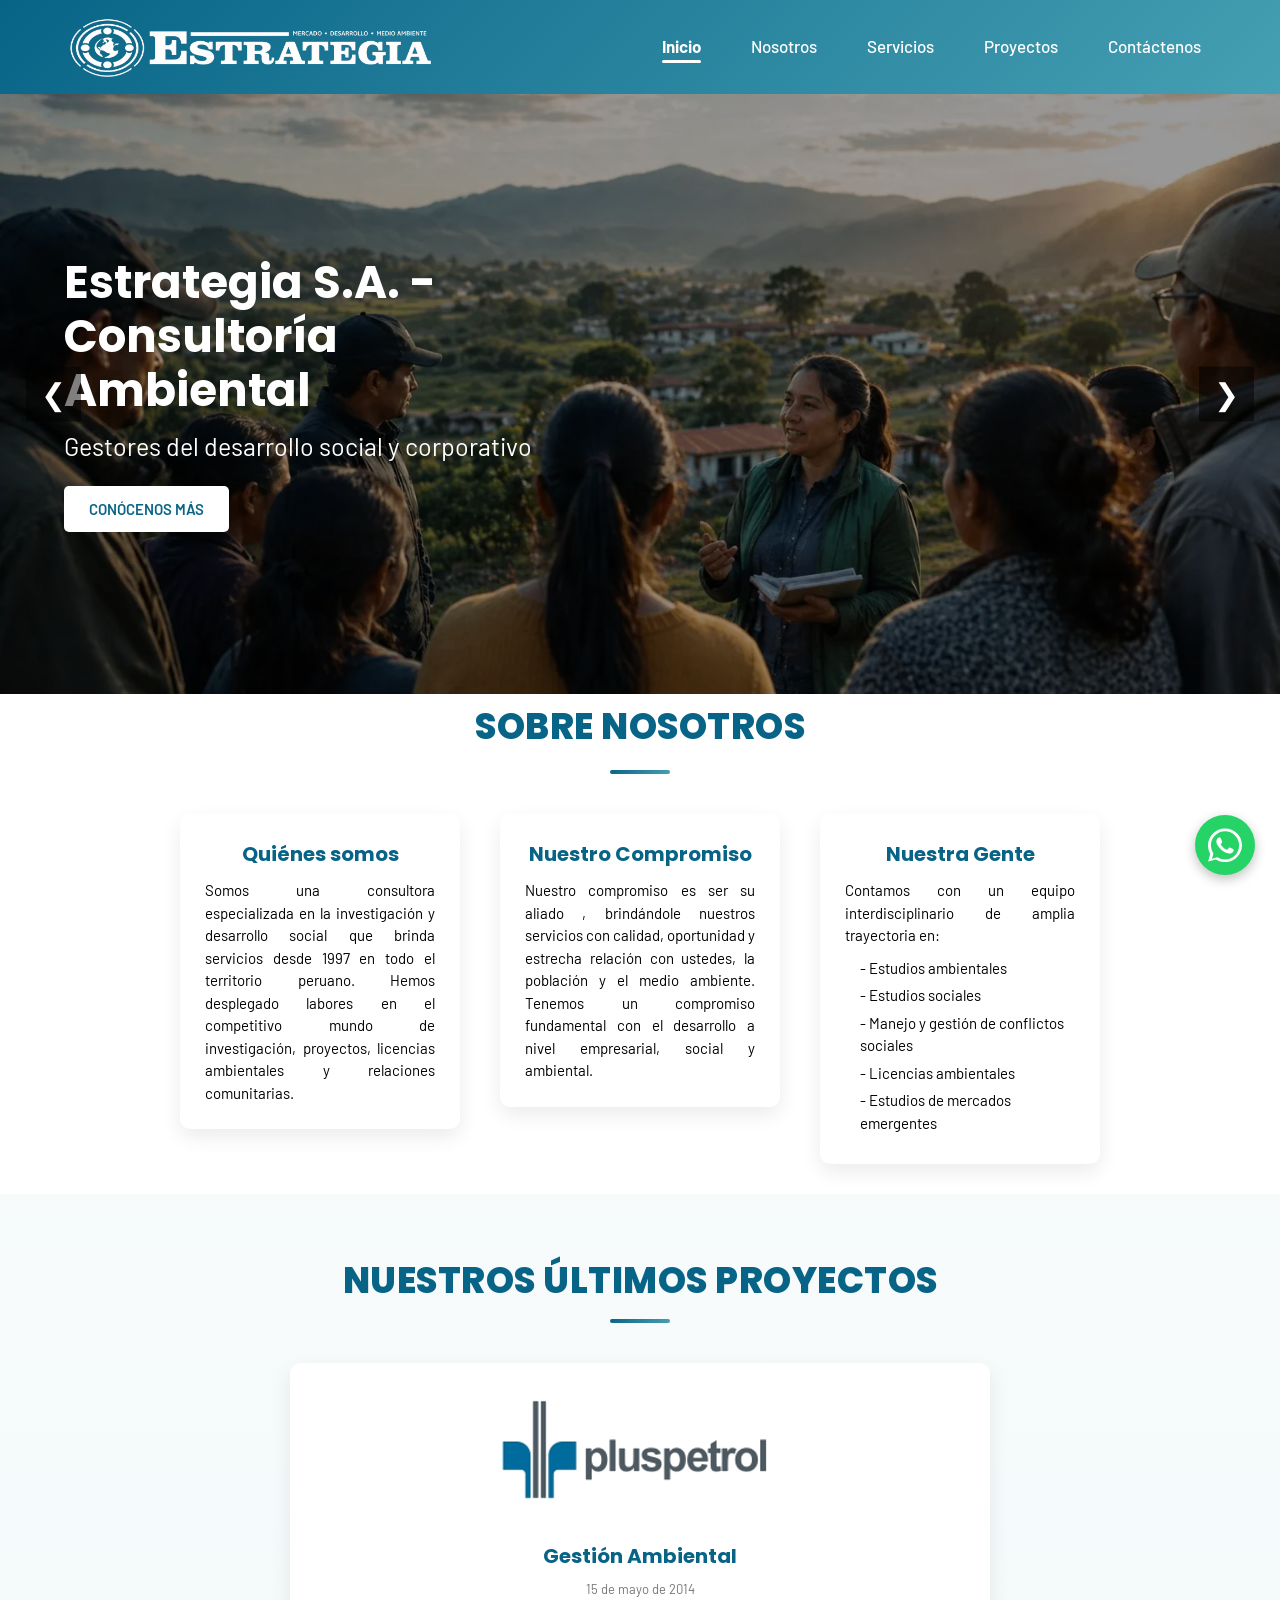
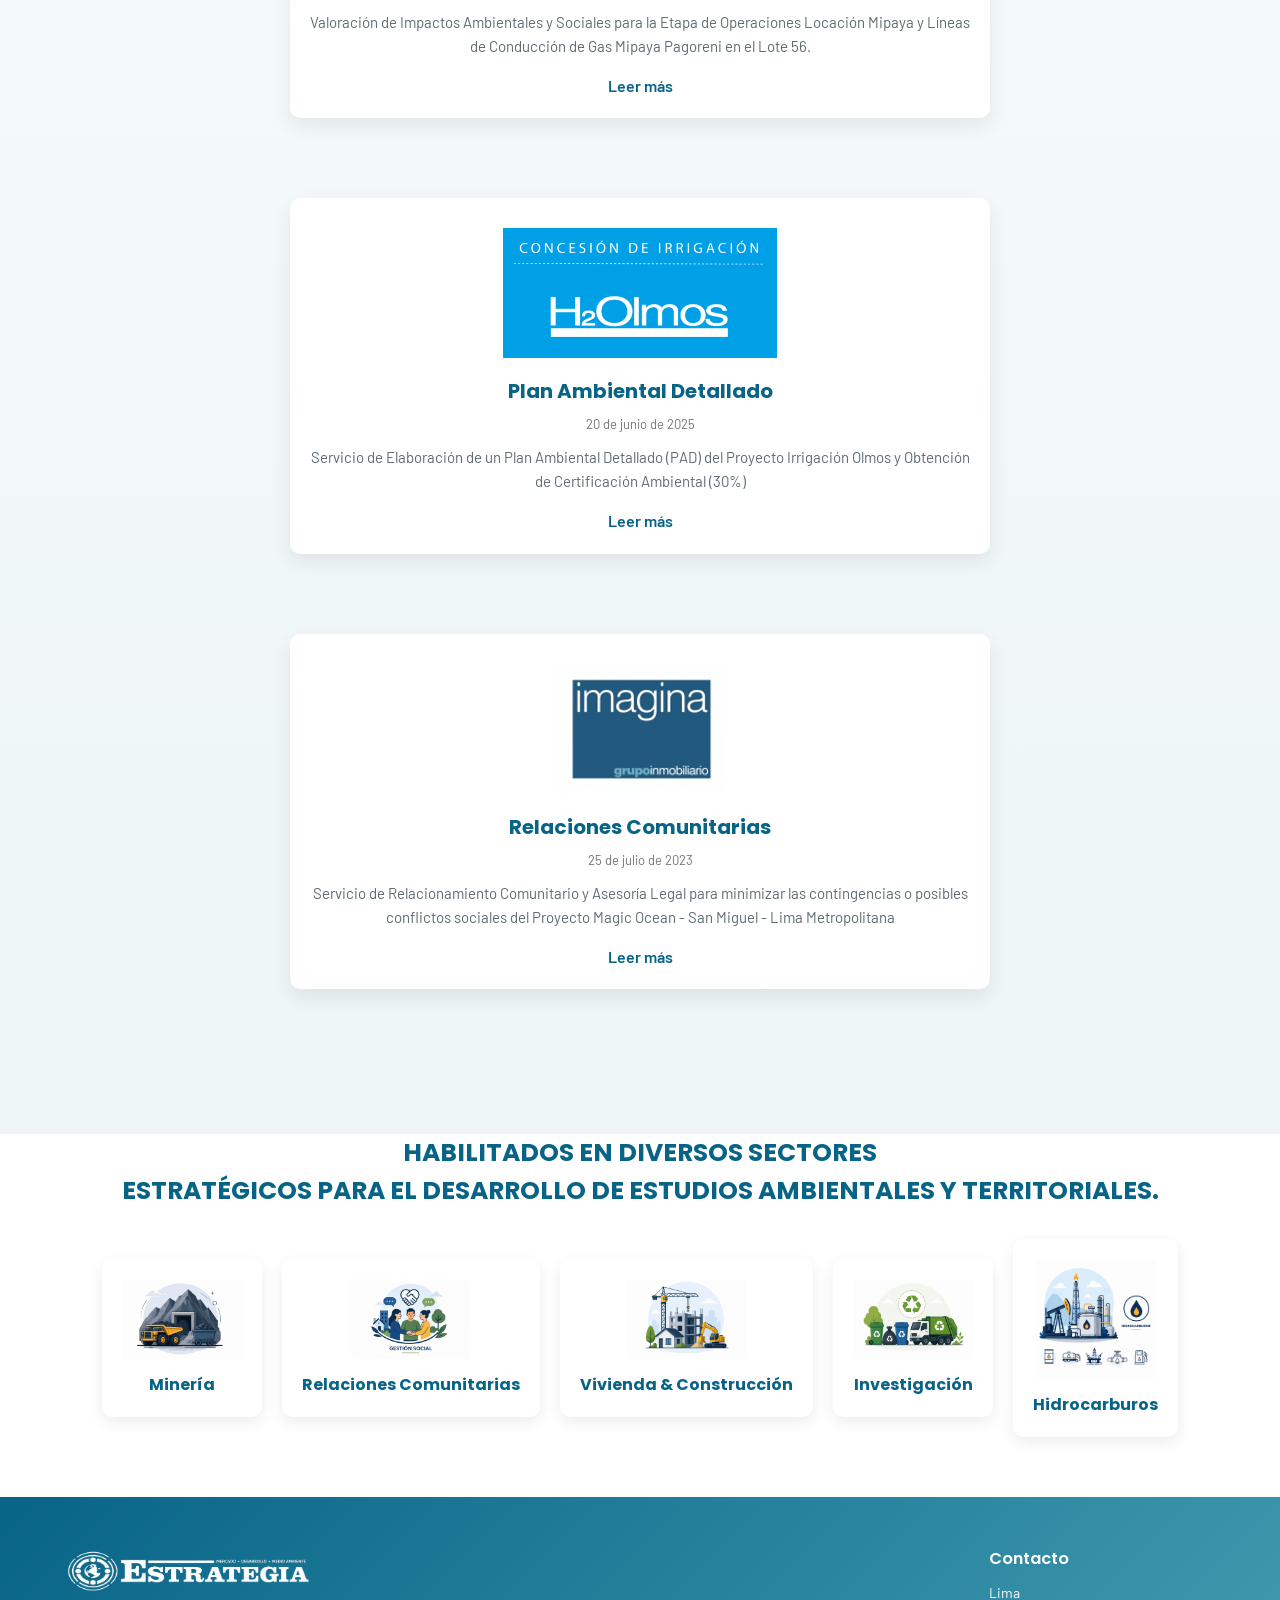
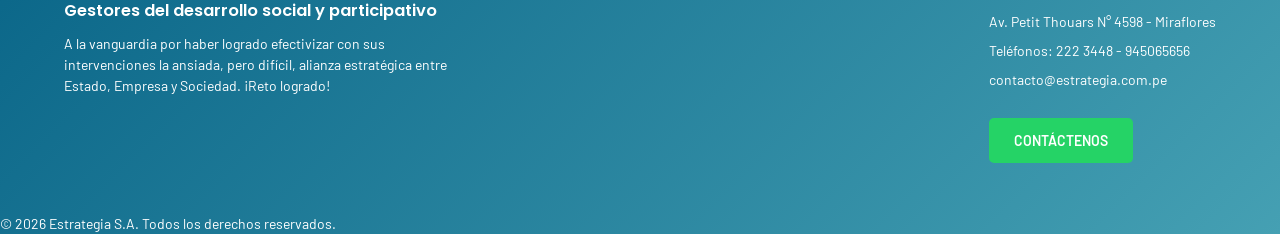
<file: index.html>
<!DOCTYPE html>
<html lang="es">
<head>
    <meta charset="UTF-8">
    <meta name="viewport" content="width=device-width, initial-scale=1.0">

    <title>Estrategia S.A. | Consultoría Ambiental y Social en Lima, Perú</title>
    <meta name="description" content="Consultora ambiental y social en Perú desde 1997. Estudios ambientales, licencias, relaciones comunitarias y gestión de conflictos sociales en costa, sierra y selva.">
    <link rel="canonical" href="https://www.estrategia.com.pe/index.html">

    <!-- Open Graph -->
    <meta property="og:type" content="website">
    <meta property="og:locale" content="es_PE">
    <meta property="og:title" content="Estrategia S.A. | Consultoría Ambiental y Social en Lima, Perú">
    <meta property="og:description" content="Consultora ambiental y social en Perú desde 1997. Estudios ambientales, licencias, relaciones comunitarias y gestión de conflictos sociales.">
    <meta property="og:url" content="https://www.estrategia.com.pe/index.html">
    <meta property="og:image" content="https://www.estrategia.com.pe/img/hero.webp">

    <link rel="icon" type="image/png" href="img/Logo_Estrategia_3.png">

    <link rel="preconnect" href="https://fonts.googleapis.com">
    <link rel="preconnect" href="https://fonts.gstatic.com" crossorigin>
    <link href="https://fonts.googleapis.com/css2?family=Barlow:ital,wght@0,100;0,200;0,300;0,400;0,500;0,600;0,700;0,800;0,900;1,100;1,200;1,300;1,400;1,500;1,600;1,700;1,800;1,900&family=Poppins:wght@600;700;800&display=swap" rel="stylesheet">

    <link rel="stylesheet" href="css/styles.css">

    <script type="application/ld+json">
    {
      "@context": "https://schema.org",
      "@type": "LocalBusiness",
      "name": "Estrategia S.A.",
      "description": "Consultora especializada en investigación y desarrollo social, estudios ambientales, licencias ambientales y relaciones comunitarias en el Perú desde 1997.",
      "url": "https://www.estrategia.com.pe/",
      "logo": "https://www.estrategia.com.pe/img/Logo_Estrategia_3.png",
      "image": "https://www.estrategia.com.pe/img/hero.webp",
      "telephone": "+51945065656",
      "email": "contacto@estrategia.com.pe",
      "address": {
        "@type": "PostalAddress",
        "streetAddress": "Av. Petit Thouars N° 4598",
        "addressLocality": "Miraflores",
        "addressRegion": "Lima",
        "addressCountry": "PE"
      },
      "areaServed": "PE",
      "openingHoursSpecification": {
        "@type": "OpeningHoursSpecification",
        "dayOfWeek": ["Monday","Tuesday","Wednesday","Thursday","Friday"],
        "opens": "08:30",
        "closes": "19:00"
      }
    }
    </script>
</head>
<body>
    <header class="navbar">
        <nav class="navbar__container contenedor">
            <a href="index.html" class="navbar__logo">
            <img src="img/Logo_Estrategia_3.png" alt="Logo de la empresa">
            </a>

            <button class="navbar__toggle" aria-label="Abrir menú" aria-expanded="false">
                <span></span>
                <span></span>
                <span></span>
            </button>

            <ul class="navbar__menu">
                <li class="navbar__item">
                    <a href="index.html" class="navbar__link navbar__link--active">Inicio</a>
                </li>
                <li class="navbar__item">
                    <a href="nosotros.html" class="navbar__link">Nosotros</a>
                </li>
                <li class="navbar__item">
                    <a href="servicios.html" class="navbar__link">Servicios</a>
                </li>
                <li class="navbar__item">
                    <a href="proyectos.html" class="navbar__link">Proyectos</a>
                </li>
                <li class="navbar__item">
                    <a href="contactenos.html" class="navbar__link">Contáctenos</a>
                </li>
            </ul>
        </nav>
    </header>

    <section class="hero">

        <button class="hero__arrow hero__arrow--left">&#10094;</button>
        <button class="hero__arrow hero__arrow--right">&#10095;</button>

        <div class="hero__slide active">
            <img src="img/hero.webp" alt="Equipo de Estrategia S.A. en campo durante un proyecto de consultoría ambiental" class="hero__img">

            <div class="hero__contenido">
                <h1 class="hero__title">Estrategia S.A. - Consultoría Ambiental</h1>
                <p class="hero__subtitle">Gestores del desarrollo social y corporativo</p>
                <a href="nosotros.html" class="hero__btn">CONÓCENOS MÁS</a>
            </div>

        </div>

        <div class="hero__slide">
            <img src="img/hero2.webp" alt="Paisaje de costa, sierra y amazonía peruana donde Estrategia S.A. desarrolla proyectos" class="hero__img">

            <div class="hero__contenido">
                <h1 class="hero__title">Expertos en viabilizar objetivos empresariales y sociales</h1>
                <p class="hero__subtitle">En costa, sierra y amazonía</p>
                <a href="proyectos.html" class="hero__btn">PROYECTOS</a>
            </div>
        </div>
    
    </section>
    
    <article class="article">
        <h2 class="article__title title">Sobre Nosotros</h2>

        <div class="article__description">
            <div class="article__text">
                <h3 class="article__subtitle">Quiénes somos</h3>
                <p>Somos una consultora especializada en la investigación y desarrollo social que brinda servicios desde 1997 en todo el territorio peruano. Hemos desplegado labores en el competitivo mundo de investigación, proyectos, licencias ambientales y relaciones comunitarias. 
                </p>
            </div>
            <div class="article__text">
                <h3 class="article__subtitle">Nuestro Compromiso</h3>
                <p>Nuestro compromiso es ser su aliado , brindándole nuestros servicios con calidad, oportunidad y estrecha relación con ustedes, la población y el medio ambiente.
                Tenemos un compromiso fundamental con el desarrollo a nivel empresarial, social y ambiental.
                </p>
            </div>
            <div class="article__text">
                <h3 class="article__subtitle">Nuestra Gente</h3>
                <p>Contamos con un equipo interdisciplinario de amplia trayectoria en:
                </p>
                <ul>
                    <li>- Estudios ambientales</li>
                    <li>- Estudios sociales</li>
                    <li>- Manejo y gestión de conflictos sociales</li>
                    <li>- Licencias ambientales</li>
                    <li>- Estudios de mercados emergentes </li>
                </ul>
            </div>
        </div>
    </article>

    <article class="proyectos">
        <h2 class="proyectos__title title">Nuestros Últimos Proyectos</h2>

        <div class="proyectos__description">
            <div class="proyectos__text">
                <img  src="img/logos/Pluspetrol.png" alt="Proyecto Pluspetrol" class="proyectos__img">
                <h3 class="proyectos__subtitle">Gestión Ambiental</h3>
                <div class="proyectos__date">15 de mayo de 2014</div>
                <p>Valoración de Impactos Ambientales y Sociales para la Etapa de Operaciones Locación Mipaya y Líneas de Conducción de Gas Mipaya Pagoreni en el Lote 56.
                </p>
                <div>
                    <a href="proyectos.html" class="proyectos__link">Leer más</a>
                </div>
            </div>
            <div class="proyectos__text">
                <img src="img/logos/Olmos.png" alt="Proyecto Olmos" class="proyectos__img">
                <h3 class="proyectos__subtitle">Plan Ambiental Detallado</h3>
                <div class="proyectos__date">20 de junio de 2025</div>
                <p>Servicio de Elaboración de un Plan Ambiental Detallado (PAD) del Proyecto Irrigación Olmos y Obtención de Certificación Ambiental (30%)
                </p>
                <div>
                    <a href="proyectos.html" class="proyectos__link">Leer más</a>
                </div>
            </div>
            <div class="proyectos__text">
                <img src="img/logos/Grupo_Imagina.png" alt="Proyecto Grupo Imagina" class="proyectos__img">
                <h3 class="proyectos__subtitle">Relaciones Comunitarias</h3>
                <div class="proyectos__date">25 de julio de 2023</div>
                <p>Servicio de Relacionamiento Comunitario y Asesoría Legal para minimizar las contingencias o posibles conflictos sociales del Proyecto Magic Ocean - San Miguel - Lima Metropolitana
                </p>
                <div>
                    <a href="proyectos.html" class="proyectos__link">Leer más</a>
                </div>
            </div>
        </div>
    </article>

    <section class="sectores"> 
        <h2 class="sectores__title"> HABILITADOS EN DIVERSOS SECTORES<br>ESTRATÉGICOS PARA EL DESARROLLO DE ESTUDIOS AMBIENTALES Y TERRITORIALES.</h2>

        <div class="sectores__images">
            <div class="sectores__description">
                <img src="img/mineria.png" alt="Sector 1" class="sectores__img">
                <h3 class="sectores__subtitle">Minería</h3>
            </div>
            <div class="sectores__description">
                <img src="img/gestion_social.png" alt="Sector 2" class="sectores__img">
                <h3 class="sectores__subtitle">Relaciones Comunitarias</h3>
            </div>
            <div class="sectores__description">
                <img src="img/vivienda_construccion.png" alt="Sector 3" class="sectores__img">
                <h3 class="sectores__subtitle">Vivienda & Construcción</h3>
            </div>
            <div class="sectores__description">
                <img src="img/residuos_solidos.png" alt="Sector 4" class="sectores__img">
                <h3 class="sectores__subtitle">Investigación</h3>
            </div>
            <div class="sectores__description">
                <img src="img/hidrocarburos.png" alt="Sector 5" class="sectores__img">
                <h3 class="sectores__subtitle">Hidrocarburos</h3>
            </div>
        </div>

    </section>

    <footer class="footer">
        <div class="footer__description contenedor">

            <div class="footer__text">
                <img src="img/Logo_Estrategia_3.png" alt="Logo Estrategia" class="footer__img">

                <h3 class="footer__subtitle">
                    Gestores del desarrollo social y participativo
                </h3>

                <p>
                    A la vanguardia por haber logrado efectivizar con sus
                    intervenciones la ansiada, pero difícil, alianza estratégica
                    entre Estado, Empresa y Sociedad. ¡Reto logrado!
                </p>
            </div>

            <div class="footer__text">

                <h3 class="footer__subtitle">Contacto</h3>

                <p class="footer__place">Lima</p>

                <p>
                    Av. Petit Thouars N° 4598 - Miraflores
                </p>

                <p>
                    Teléfonos: 222 3448 - 945065656
                </p>

                <p>
                    contacto@estrategia.com.pe
                </p>

                <a 
                    href="https://wa.me/51945065656?text=Hola,%20quisiera%20más%20información"
                    target="_blank"
                    class="footer__btn"
                >
                    CONTÁCTENOS
                </a>

            </div>

        </div>

        <p class="footer__copy">
            &copy; 2026 Estrategia S.A. Todos los derechos reservados.
        </p>
    </footer>

    <a href="https://wa.me/51945065656?text=Hola,%20quisiera%20más%20información" target="_blank" class="whatsapp-float" aria-label="Chatea por WhatsApp">
        <svg viewBox="0 0 32 32" xmlns="http://www.w3.org/2000/svg">
            <path d="M16 .396C7.163.396 0 7.559 0 16.396c0 2.809.735 5.552 2.133 7.968L.06 31.604l7.428-1.947a15.9 15.9 0 0 0 8.51 2.443h.006c8.836 0 16-7.163 16-16S24.838.396 16 .396zm0 29.278h-.005a13.24 13.24 0 0 1-6.746-1.848l-.484-.287-5.008 1.313 1.338-4.884-.315-.5a13.23 13.23 0 0 1-2.026-7.072c0-7.314 5.95-13.264 13.25-13.264 3.541 0 6.87 1.381 9.375 3.888a13.17 13.17 0 0 1 3.878 9.384c-.003 7.314-5.953 13.27-13.257 13.27zm7.27-9.933c-.399-.2-2.361-1.165-2.727-1.298-.366-.133-.632-.2-.898.2s-1.032 1.298-1.265 1.564-.465.3-.864.1c-.399-.2-1.683-.62-3.205-1.977-1.185-1.057-1.985-2.363-2.218-2.762-.233-.399-.025-.615.175-.814.18-.179.399-.465.599-.698.2-.233.266-.4.399-.665.133-.266.067-.5-.033-.699-.1-.2-.898-2.166-1.231-2.966-.324-.779-.653-.673-.898-.686l-.765-.014a1.47 1.47 0 0 0-1.064.499c-.366.399-1.398 1.365-1.398 3.331s1.431 3.864 1.63 4.13c.2.266 2.815 4.298 6.822 6.03.953.412 1.696.658 2.276.842.956.304 1.827.261 2.516.158.767-.115 2.361-.965 2.694-1.897.333-.932.333-1.731.233-1.897-.099-.166-.365-.266-.764-.466z"/>
        </svg>
    </a>

</body>

<script src="js/script.js"></script>
<script src="js/nav.js"></script>

</html>
</file>
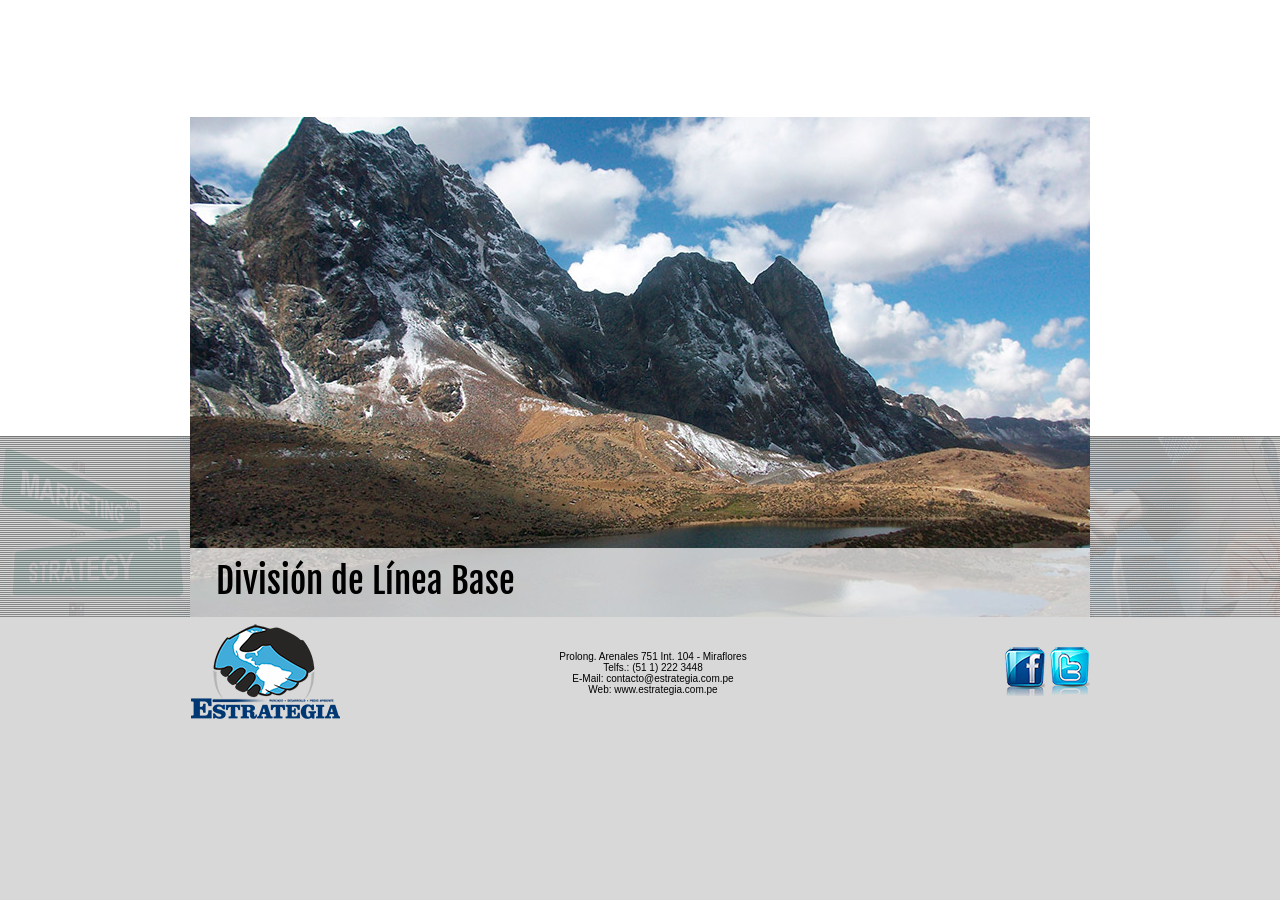
<file: recibido/index.html>
<!DOCTYPE html>
<html lang="en">
<head>
     <title>Estrategia & Opinión S.A.C.</title>
     <meta charset="utf-8">
     <link rel="icon" href="images/favicon.ico">
     <link rel="shortcut icon" href="images/favicon.ico" />
<!-- Start WOWSlider.com HEAD section -->
<link rel="stylesheet" type="text/css" href="engine1/style.css" />
<script type="text/javascript" src="engine1/jquery.js"></script>
<!-- End WOWSlider.com HEAD section -->
</head>
<body background="images/fondo.png" topmargin="0" bottommargin="0">
<!--==============================header=================================-->


<div id="wowslider-container1"><img src="images/pixel.png" width="1" height="110"><br>
<div class="ws_images"><ul>
		<li><a href="lineas.html#proyectos"><img src="data1/images/ban1.jpg" alt="jquery slider" title="División de Proyectos Sociales y Medio Ambiente" id="wows1_0"/></a></li>
		<li><a href="lineas.html#rse"><img src="data1/images/ban2.jpg" alt="División de RSE y Resolución de Conflictos" title="División de RSE y Resolución de Conflictos" id="wows1_1"/></a></li>
		<li><a href="lineas.html#capacidades"><img src="data1/images/ban3.jpg" alt="División de Fortalecimiento de Capacidades" title="División de Fortalecimiento de Capacidades" id="wows1_2"/></a></li>
		<li><a href="lineas.html#estudios"><img src="data1/images/ban4.jpg" alt="División de Estudios Sociales y Publicaciones" title="División de Estudios Sociales y Publicaciones" id="wows1_3"/></a></li>
		<li><a href="lineas.html#base"><img src="data1/images/ban5.jpg" alt="División de Línea Base" title="División de Línea Base" id="wows1_4"/></a></li>
		<li><a href="lineas.html#relaciones"><img src="data1/images/ban6.jpg" alt="División de Relaciones Comunitarias Urbano - Constructivas" title="División de Relaciones Comunitarias Urbano - Constructivas" id="wows1_5"/></a></li>
	</ul></div>

<table width="900" border="0" cellspacing="0" cellpadding="0">
  <tr>
    <td width="290"><a href="conocenos.html"><img src="images/logopropchico5-b.png" width="150" height="97" vspace="6"></a></td>
    <td width="346" align="center"><p>Prolong. Arenales 751 Int. 104 - Miraflores<br>
      Telfs.: (51 1) 222 3448
      <br>
      E-Mail: contacto@estrategia.com.pe<br>
      Web: www.estrategia.com.pe
    </p></td>
    <td width="264" align="right"><img src="images/Facebook_logo.png" width="40" height="49" hspace="5"><img src="images/twitter_logo.png" width="40" height="49"></td>
  </tr>
</table>
	
<script type="text/javascript" src="engine1/wowslider.js"></script>
<script type="text/javascript" src="engine1/script.js"></script>


</body>
</html>
</file>
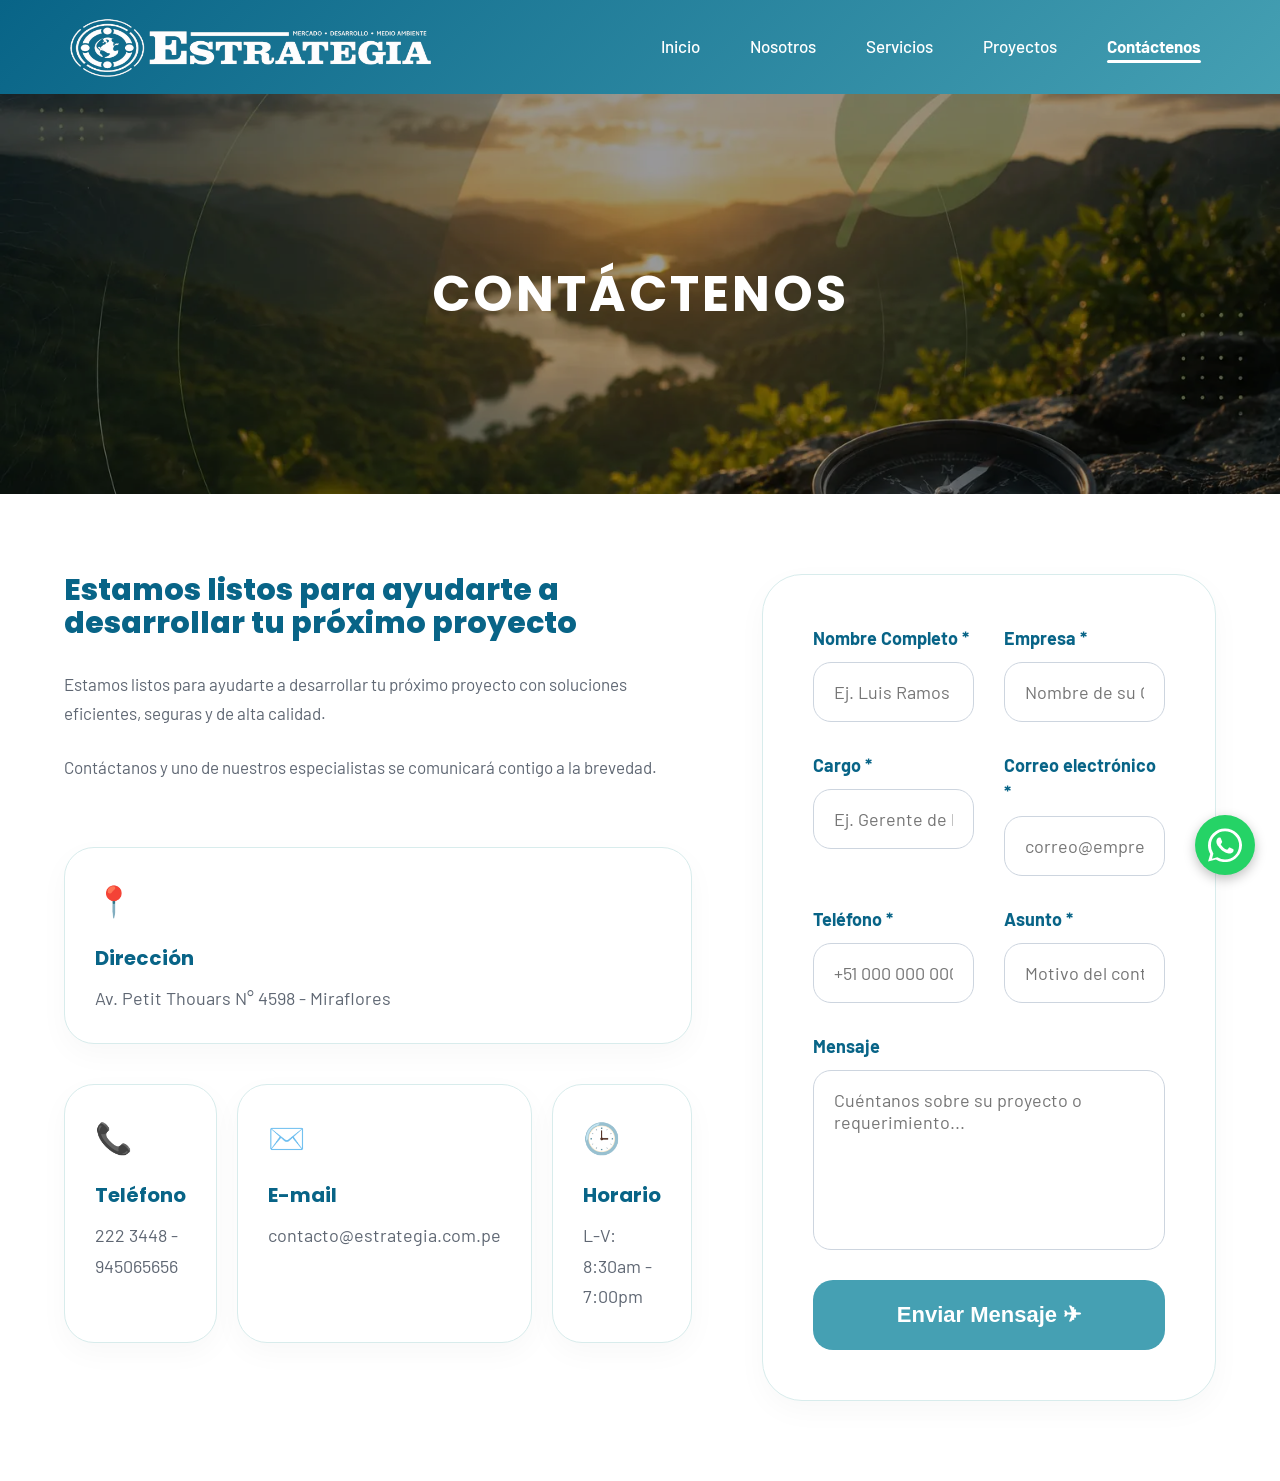
<file: contactenos.html>
<!DOCTYPE html>
<html lang="es">
<head>
    <meta charset="UTF-8">
    <meta name="viewport" content="width=device-width, initial-scale=1.0">

    <title>Contáctenos | Estrategia S.A. - Consultoría Ambiental en Lima</title>
    <meta name="description" content="Contáctate con Estrategia S.A. en Av. Petit Thouars 4598, Miraflores, Lima. Solicita asesoría en gestión ambiental y social para tu proyecto.">
    <link rel="canonical" href="https://www.estrategia.com.pe/contactenos.html">

    <!-- Open Graph -->
    <meta property="og:type" content="website">
    <meta property="og:locale" content="es_PE">
    <meta property="og:title" content="Contáctenos | Estrategia S.A. - Consultoría Ambiental en Lima">
    <meta property="og:description" content="Solicita asesoría en gestión ambiental y social para tu proyecto. Av. Petit Thouars 4598, Miraflores, Lima.">
    <meta property="og:url" content="https://www.estrategia.com.pe/contactenos.html">
    <meta property="og:image" content="https://www.estrategia.com.pe/img/contactenos.webp">

    <link rel="icon" type="image/png" href="img/Logo_Estrategia_3.png">

    <link rel="preconnect" href="https://fonts.googleapis.com">
    <link rel="preconnect" href="https://fonts.gstatic.com" crossorigin>
    <link href="https://fonts.googleapis.com/css2?family=Barlow:ital,wght@0,100;0,200;0,300;0,400;0,500;0,600;0,700;0,800;0,900;1,100;1,200;1,300;1,400;1,500;1,600;1,700;1,800;1,900&family=Poppins:wght@600;700;800&display=swap" rel="stylesheet">

    <link rel="stylesheet" href="css/styles.css">
    
</head>
<body>
    <header class="navbar">
        <nav class="navbar__container contenedor">
            <a href="index.html" class="navbar__logo">
            <img src="img/Logo_Estrategia_3.png" alt="Logo de la empresa">
            </a>

            <button class="navbar__toggle" aria-label="Abrir menú" aria-expanded="false">
                <span></span>
                <span></span>
                <span></span>
            </button>

            <ul class="navbar__menu">
                <li class="navbar__item">
                    <a href="index.html" class="navbar__link navbar__link">Inicio</a>
                </li>
                <li class="navbar__item">
                    <a href="nosotros.html" class="navbar__link">Nosotros</a>
                </li>
                <li class="navbar__item">
                    <a href="servicios.html" class="navbar__link">Servicios</a>
                </li>
                <li class="navbar__item">
                    <a href="proyectos.html" class="navbar__link">Proyectos</a>
                </li>
                <li class="navbar__item">
                    <a href="contactenos.html" class="navbar__link navbar__link--active">Contáctenos</a>
                </li>
            </ul>
        </nav>
    </header>

    <section class="hero-contactenos">
        <img src="img/contactenos.webp" alt="Equipo de Estrategia S.A. listo para atender consultas de nuevos proyectos" class="hero-contactenos__img">

        <div class="hero-contactenos__overlay">
            <h1 class="hero-contactenos__title">CONTÁCTENOS</h1>
        </div>
    </section>

    <section class="contacto contenedor">

    <!-- IZQUIERDA -->
    <div class="contacto__info">

        <h2 class="contacto__title">
            Estamos listos para ayudarte a desarrollar tu próximo proyecto
        </h2>

        <p class="contacto__text">
            Estamos listos para ayudarte a desarrollar tu próximo proyecto
            con soluciones eficientes, seguras y de alta calidad.
        </p>

        <p class="contacto__text">
            Contáctanos y uno de nuestros especialistas se comunicará
            contigo a la brevedad.
        </p>

        <!-- DIRECCIÓN -->
        <div class="contacto__card contacto__card--large">

            <div class="contacto__icon">
                📍
            </div>

            <h3 class="contacto__subtitle">
                Dirección
            </h3>

            <p class="contacto__description">
                Av. Petit Thouars N° 4598 - Miraflores
            </p>

        </div>

        <!-- MINI CARDS -->
        <div class="contacto__grid">

            <div class="contacto__card">
                <div class="contacto__icon">📞</div>

                <h3 class="contacto__subtitle">
                    Teléfono
                </h3>

                <p class="contacto__description">
                    222 3448 - 945065656
                </p>
            </div>

            <div class="contacto__card">
                <div class="contacto__icon">✉️</div>

                <h3 class="contacto__subtitle">
                    E-mail
                </h3>

                <p class="contacto__description">
                    contacto@estrategia.com.pe
                </p>
            </div>

            <div class="contacto__card">
                <div class="contacto__icon">🕒</div>

                <h3 class="contacto__subtitle">
                    Horario
                </h3>

                <p class="contacto__description">
                    L-V: 8:30am - 7:00pm
                </p>
            </div>

        </div>

    </div>

    <!-- FORMULARIO -->
    <div class="contacto__form-container">

        <form class="contacto__form"
                action="https://formsubmit.co/contacto@estrategia.com.pe"
                method="POST">

            <div class="contacto__group">
                <label>Nombre Completo *</label>
                <input type="text" name="nombre" placeholder="Ej. Luis Ramos">
            </div>

            <div class="contacto__group">
                <label>Empresa *</label>
                <input type="text" name="empresa" placeholder="Nombre de su Organización">
            </div>

            <div class="contacto__group">
                <label>Cargo *</label>
                <input type="text" name="cargo" placeholder="Ej. Gerente de Proyectos">
            </div>

            <div class="contacto__group">
                <label>Correo electrónico *</label>
                <input type="email" name="email" placeholder="correo@empresa.com">
            </div>

            <div class="contacto__group">
                <label>Teléfono *</label>
                <input type="text" name="telefono" placeholder="+51 000 000 000">
            </div>

            <div class="contacto__group">
                <label>Asunto *</label>
                <input type="text" name="asunto" placeholder="Motivo del contacto">
            </div>

            <div class="contacto__group contacto__group--full">
                <label>Mensaje</label>
                <textarea name="mensaje" placeholder="Cuéntanos sobre su proyecto o requerimiento..."></textarea>
            </div>

            <input type="hidden" name="_captcha" value="false">

            <input type="hidden" name="_subject" 
            value="Nuevo contacto desde la web - Estrategia S.A.">

            <input type="hidden" name="_template" value="table">

            <button type="submit" class="contacto__button">
                Enviar Mensaje ✈
            </button>

        </form>

    </div>

</section>

    <a href="https://wa.me/51945065656?text=Hola,%20quisiera%20más%20información" target="_blank" class="whatsapp-float" aria-label="Chatea por WhatsApp">
        <svg viewBox="0 0 32 32" xmlns="http://www.w3.org/2000/svg">
            <path d="M16 .396C7.163.396 0 7.559 0 16.396c0 2.809.735 5.552 2.133 7.968L.06 31.604l7.428-1.947a15.9 15.9 0 0 0 8.51 2.443h.006c8.836 0 16-7.163 16-16S24.838.396 16 .396zm0 29.278h-.005a13.24 13.24 0 0 1-6.746-1.848l-.484-.287-5.008 1.313 1.338-4.884-.315-.5a13.23 13.23 0 0 1-2.026-7.072c0-7.314 5.95-13.264 13.25-13.264 3.541 0 6.87 1.381 9.375 3.888a13.17 13.17 0 0 1 3.878 9.384c-.003 7.314-5.953 13.27-13.257 13.27zm7.27-9.933c-.399-.2-2.361-1.165-2.727-1.298-.366-.133-.632-.2-.898.2s-1.032 1.298-1.265 1.564-.465.3-.864.1c-.399-.2-1.683-.62-3.205-1.977-1.185-1.057-1.985-2.363-2.218-2.762-.233-.399-.025-.615.175-.814.18-.179.399-.465.599-.698.2-.233.266-.4.399-.665.133-.266.067-.5-.033-.699-.1-.2-.898-2.166-1.231-2.966-.324-.779-.653-.673-.898-.686l-.765-.014a1.47 1.47 0 0 0-1.064.499c-.366.399-1.398 1.365-1.398 3.331s1.431 3.864 1.63 4.13c.2.266 2.815 4.298 6.822 6.03.953.412 1.696.658 2.276.842.956.304 1.827.261 2.516.158.767-.115 2.361-.965 2.694-1.897.333-.932.333-1.731.233-1.897-.099-.166-.365-.266-.764-.466z"/>
        </svg>
    </a>

</body>
<script src="js/nav.js"></script>
</html>
</file>
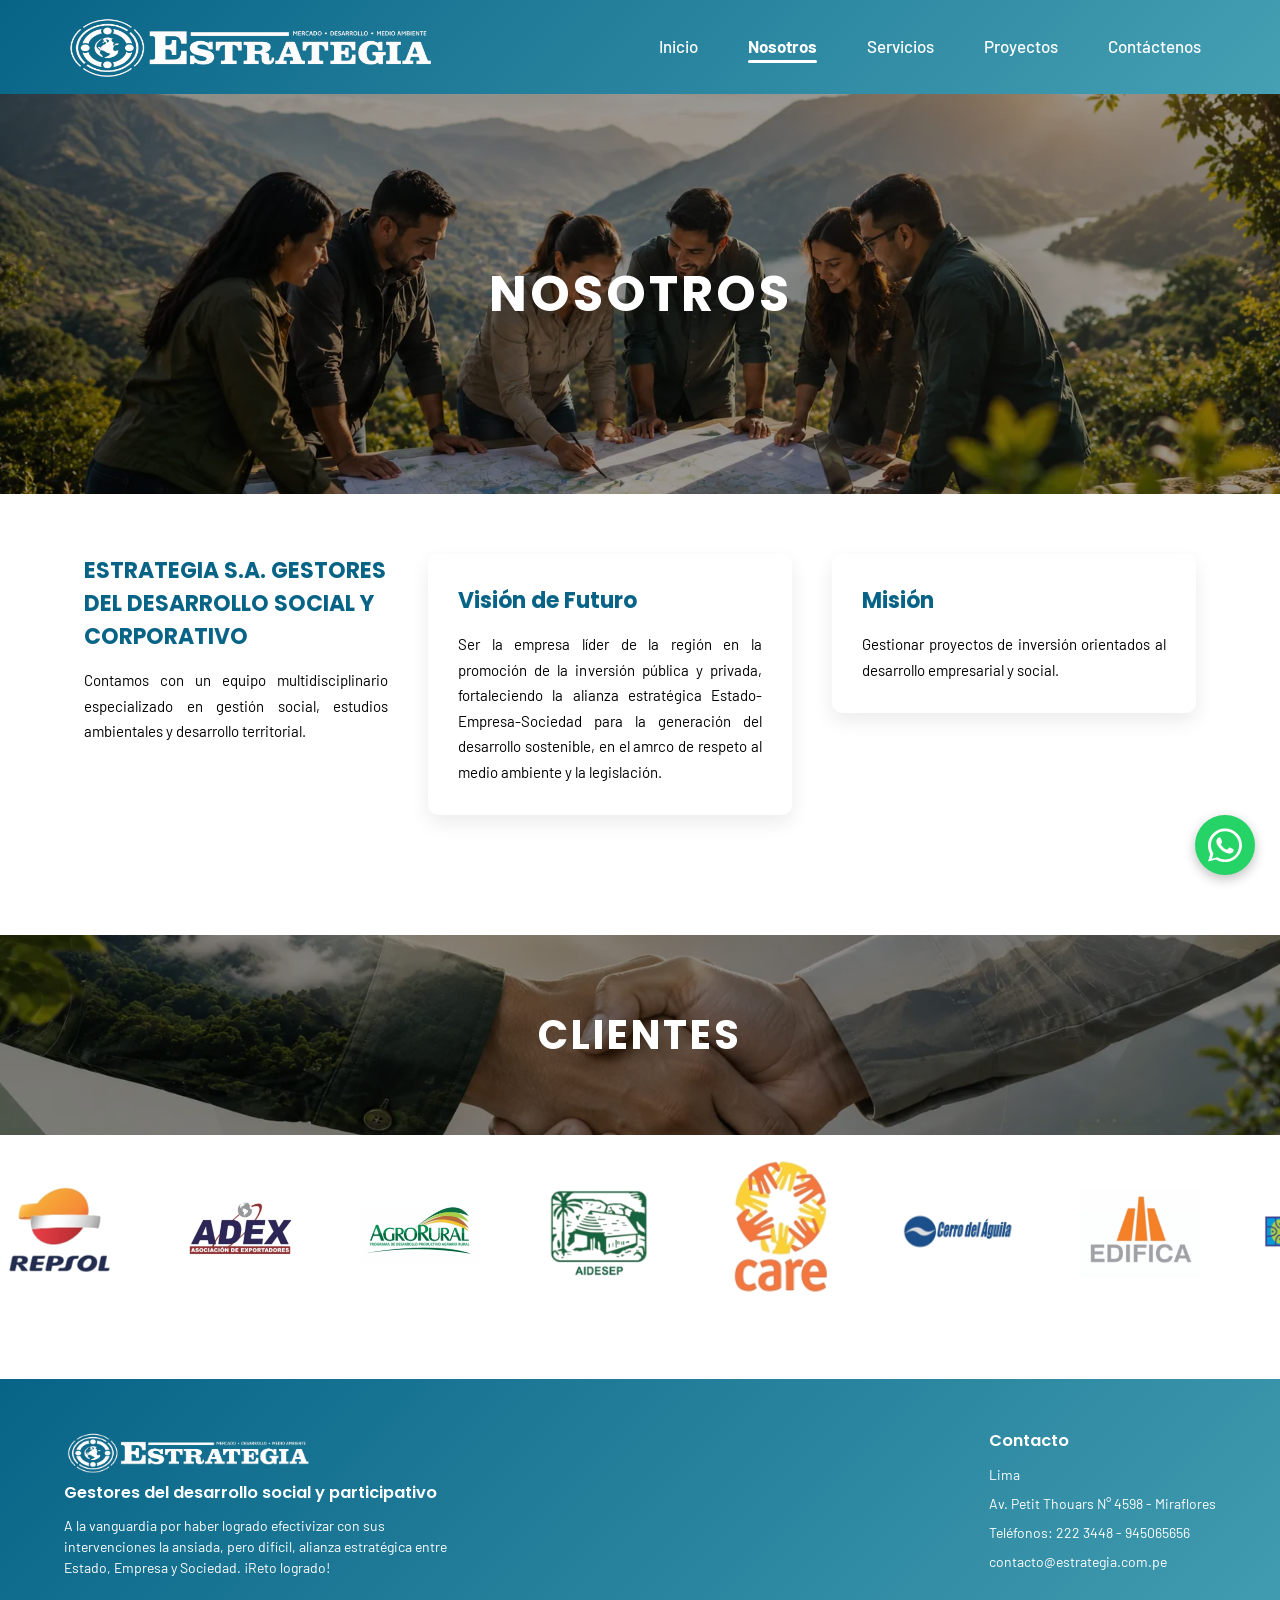
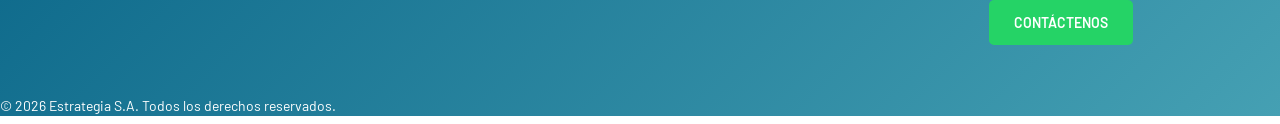
<file: nosotros.html>
<!DOCTYPE html>
<html lang="es">
<head>
    <meta charset="UTF-8">
    <meta name="viewport" content="width=device-width, initial-scale=1.0">

    <title>Nosotros | Estrategia S.A. - Consultoría Ambiental en Perú</title>
    <meta name="description" content="Conoce a Estrategia S.A.: consultora peruana con más de 25 años de experiencia en gestión ambiental, social y desarrollo territorial para empresas y organismos públicos.">
    <link rel="canonical" href="https://www.estrategia.com.pe/nosotros.html">

    <!-- Open Graph -->
    <meta property="og:type" content="website">
    <meta property="og:locale" content="es_PE">
    <meta property="og:title" content="Nosotros | Estrategia S.A. - Consultoría Ambiental en Perú">
    <meta property="og:description" content="Más de 25 años de experiencia en gestión ambiental, social y desarrollo territorial en el Perú.">
    <meta property="og:url" content="https://www.estrategia.com.pe/nosotros.html">
    <meta property="og:image" content="https://www.estrategia.com.pe/img/nosotros.webp">

    <link rel="icon" type="image/png" href="img/Logo_Estrategia_3.png">

    <link rel="preconnect" href="https://fonts.googleapis.com">
    <link rel="preconnect" href="https://fonts.gstatic.com" crossorigin>
    <link href="https://fonts.googleapis.com/css2?family=Barlow:ital,wght@0,100;0,200;0,300;0,400;0,500;0,600;0,700;0,800;0,900;1,100;1,200;1,300;1,400;1,500;1,600;1,700;1,800;1,900&family=Poppins:wght@600;700;800&display=swap" rel="stylesheet">

    <link rel="stylesheet" href="css/styles.css">
    
</head>
<body>
    <header class="navbar">
        <nav class="navbar__container contenedor">
            <a href="index.html" class="navbar__logo">
            <img src="img/Logo_Estrategia_3.png" alt="Logo de la empresa">
            </a>

            <button class="navbar__toggle" aria-label="Abrir menú" aria-expanded="false">
                <span></span>
                <span></span>
                <span></span>
            </button>

            <ul class="navbar__menu">
                <li class="navbar__item">
                    <a href="index.html" class="navbar__link">Inicio</a>
                </li>
                <li class="navbar__item">
                    <a href="nosotros.html" class="navbar__link navbar__link--active">Nosotros</a>
                </li>
                <li class="navbar__item">
                    <a href="servicios.html" class="navbar__link">Servicios</a>
                </li>
                <li class="navbar__item">
                    <a href="proyectos.html" class="navbar__link">Proyectos</a>
                </li>
                <li class="navbar__item">
                    <a href="contactenos.html" class="navbar__link">Contáctenos</a>
                </li>
            </ul>
        </nav>
    </header>

    <section class="hero-nosotros">
        <img src="img/nosotros.webp" alt="Equipo multidisciplinario de Estrategia S.A. especializado en gestión ambiental y social" class="hero-nosotros__img">

        <div class="hero-nosotros__overlay">
            <h1 class="hero-nosotros__title">NOSOTROS</h1>
        </div>

    </section>

    <section class="nosotros-info contenedor">

        <div class="nosotros-info__content">
            <h2 class="nosotros-info__title">ESTRATEGIA S.A. <strong> GESTORES DEL DESARROLLO SOCIAL Y CORPORATIVO </strong> </h2>
            <p>
                Contamos con un equipo multidisciplinario especializado en gestión social,
                estudios ambientales y desarrollo territorial.
            </p>
        </div>

        <div class="nosotros-info__box">
            <h2 class="nosotros-info__title">Visión de Futuro</h2>
            <p>
                Ser la empresa líder de la región en la promoción de la inversión pública y privada, fortaleciendo la alianza estratégica Estado-Empresa-Sociedad para la generación del desarrollo sostenible, en el amrco de respeto al medio ambiente y la legislación.
            </p>
        </div>

        <div class="nosotros-info__box">
            <h2 class="nosotros-info__title">Misión</h2>
            <p>
                Gestionar proyectos de inversión orientados al desarrollo empresarial y social.
            </p>
        </div>


    </section>

    <section class="clientes">
        

        <div class="clientes__hero">
            <h2 class="clientes__title">CLIENTES</h2>
        </div>


        <div class="clientes__slider">

            <div class="clientes__track">

                <img src="img/logos/Repsol.png" alt="Repsol" class="clientes__img">
                <img src="img/logos/ADEX.png" alt="ADEX" class="clientes__img">
                <img src="img/logos/Agro_Rural.png" alt="Agro Rural" class="clientes__img">
                <img src="img/logos/AIDESEP.png" alt="AIDESEP" class="clientes__img">
                <img src="img/logos/CARE.png" alt="CARE" class="clientes__img">
                <img src="img/logos/Cerro_del_Aguila.png" alt="Cerro del Águila" class="clientes__img">
                <img src="img/logos/Edifica.png" alt="Edifica" class="clientes__img">
                <img src="img/logos/Fondepes.png" alt="Fondepes" class="clientes__img">
                <img src="img/logos/GEMA.png" alt="GEMA" class="clientes__img">
                <img src="img/logos/GR_San_Martin.png" alt="GR San Martín" class="clientes__img">
                <img src="img/logos/Grupo_Imagina.png" alt="Grupo_Imagina" class="clientes__img">
                <img src="img/logos/GrupoT_C.png" alt="GrupoT_C" class="clientes__img">
                <img src="img/logos/Oxy.png" alt="CARE" class="clientes__img">
                <img src="img/logos/Pluspetrol.png" alt="Cerro del Águila" class="clientes__img">
                <img src="img/logos/San_Gaban.png" alt="Edifica" class="clientes__img">
                <img src="img/logos/SolarisPeru.png" alt="Fondepes" class="clientes__img">
                <img src="img/logos/Umbrella.png" alt="GEMA" class="clientes__img">
                <img src="img/logos/Unicef.png" alt="GR San Martín" class="clientes__img">
                <img src="img/logos/WWF.png" alt="Grupo_Imagina" class="clientes__img">

            </div>
        </div>
    </section>

    <footer class="footer">
        <div class="footer__description contenedor">

            <div class="footer__text">
                <img src="img/Logo_Estrategia_3.png" alt="Logo Estrategia" class="footer__img">

                <h3 class="footer__subtitle">
                    Gestores del desarrollo social y participativo
                </h3>

                <p>
                    A la vanguardia por haber logrado efectivizar con sus
                    intervenciones la ansiada, pero difícil, alianza estratégica
                    entre Estado, Empresa y Sociedad. ¡Reto logrado!
                </p>
            </div>

            <div class="footer__text">

                <h3 class="footer__subtitle">Contacto</h3>

                <p class="footer__place">Lima</p>

                <p>
                    Av. Petit Thouars N° 4598 - Miraflores
                </p>

                <p>
                    Teléfonos: 222 3448 - 945065656
                </p>

                <p>
                    contacto@estrategia.com.pe
                </p>

                <a 
                    href="https://wa.me/51945065656?text=Hola,%20quisiera%20más%20información"
                    target="_blank"
                    class="footer__btn"
                >
                    CONTÁCTENOS
                </a>

            </div>

        </div>

        <p class="footer__copy">
            &copy; 2026 Estrategia S.A. Todos los derechos reservados.
        </p>
    </footer>

    <a href="https://wa.me/51945065656?text=Hola,%20quisiera%20más%20información" target="_blank" class="whatsapp-float" aria-label="Chatea por WhatsApp">
        <svg viewBox="0 0 32 32" xmlns="http://www.w3.org/2000/svg">
            <path d="M16 .396C7.163.396 0 7.559 0 16.396c0 2.809.735 5.552 2.133 7.968L.06 31.604l7.428-1.947a15.9 15.9 0 0 0 8.51 2.443h.006c8.836 0 16-7.163 16-16S24.838.396 16 .396zm0 29.278h-.005a13.24 13.24 0 0 1-6.746-1.848l-.484-.287-5.008 1.313 1.338-4.884-.315-.5a13.23 13.23 0 0 1-2.026-7.072c0-7.314 5.95-13.264 13.25-13.264 3.541 0 6.87 1.381 9.375 3.888a13.17 13.17 0 0 1 3.878 9.384c-.003 7.314-5.953 13.27-13.257 13.27zm7.27-9.933c-.399-.2-2.361-1.165-2.727-1.298-.366-.133-.632-.2-.898.2s-1.032 1.298-1.265 1.564-.465.3-.864.1c-.399-.2-1.683-.62-3.205-1.977-1.185-1.057-1.985-2.363-2.218-2.762-.233-.399-.025-.615.175-.814.18-.179.399-.465.599-.698.2-.233.266-.4.399-.665.133-.266.067-.5-.033-.699-.1-.2-.898-2.166-1.231-2.966-.324-.779-.653-.673-.898-.686l-.765-.014a1.47 1.47 0 0 0-1.064.499c-.366.399-1.398 1.365-1.398 3.331s1.431 3.864 1.63 4.13c.2.266 2.815 4.298 6.822 6.03.953.412 1.696.658 2.276.842.956.304 1.827.261 2.516.158.767-.115 2.361-.965 2.694-1.897.333-.932.333-1.731.233-1.897-.099-.166-.365-.266-.764-.466z"/>
        </svg>
    </a>

</body>
<script src="js/nav.js"></script>
</html>
</file>
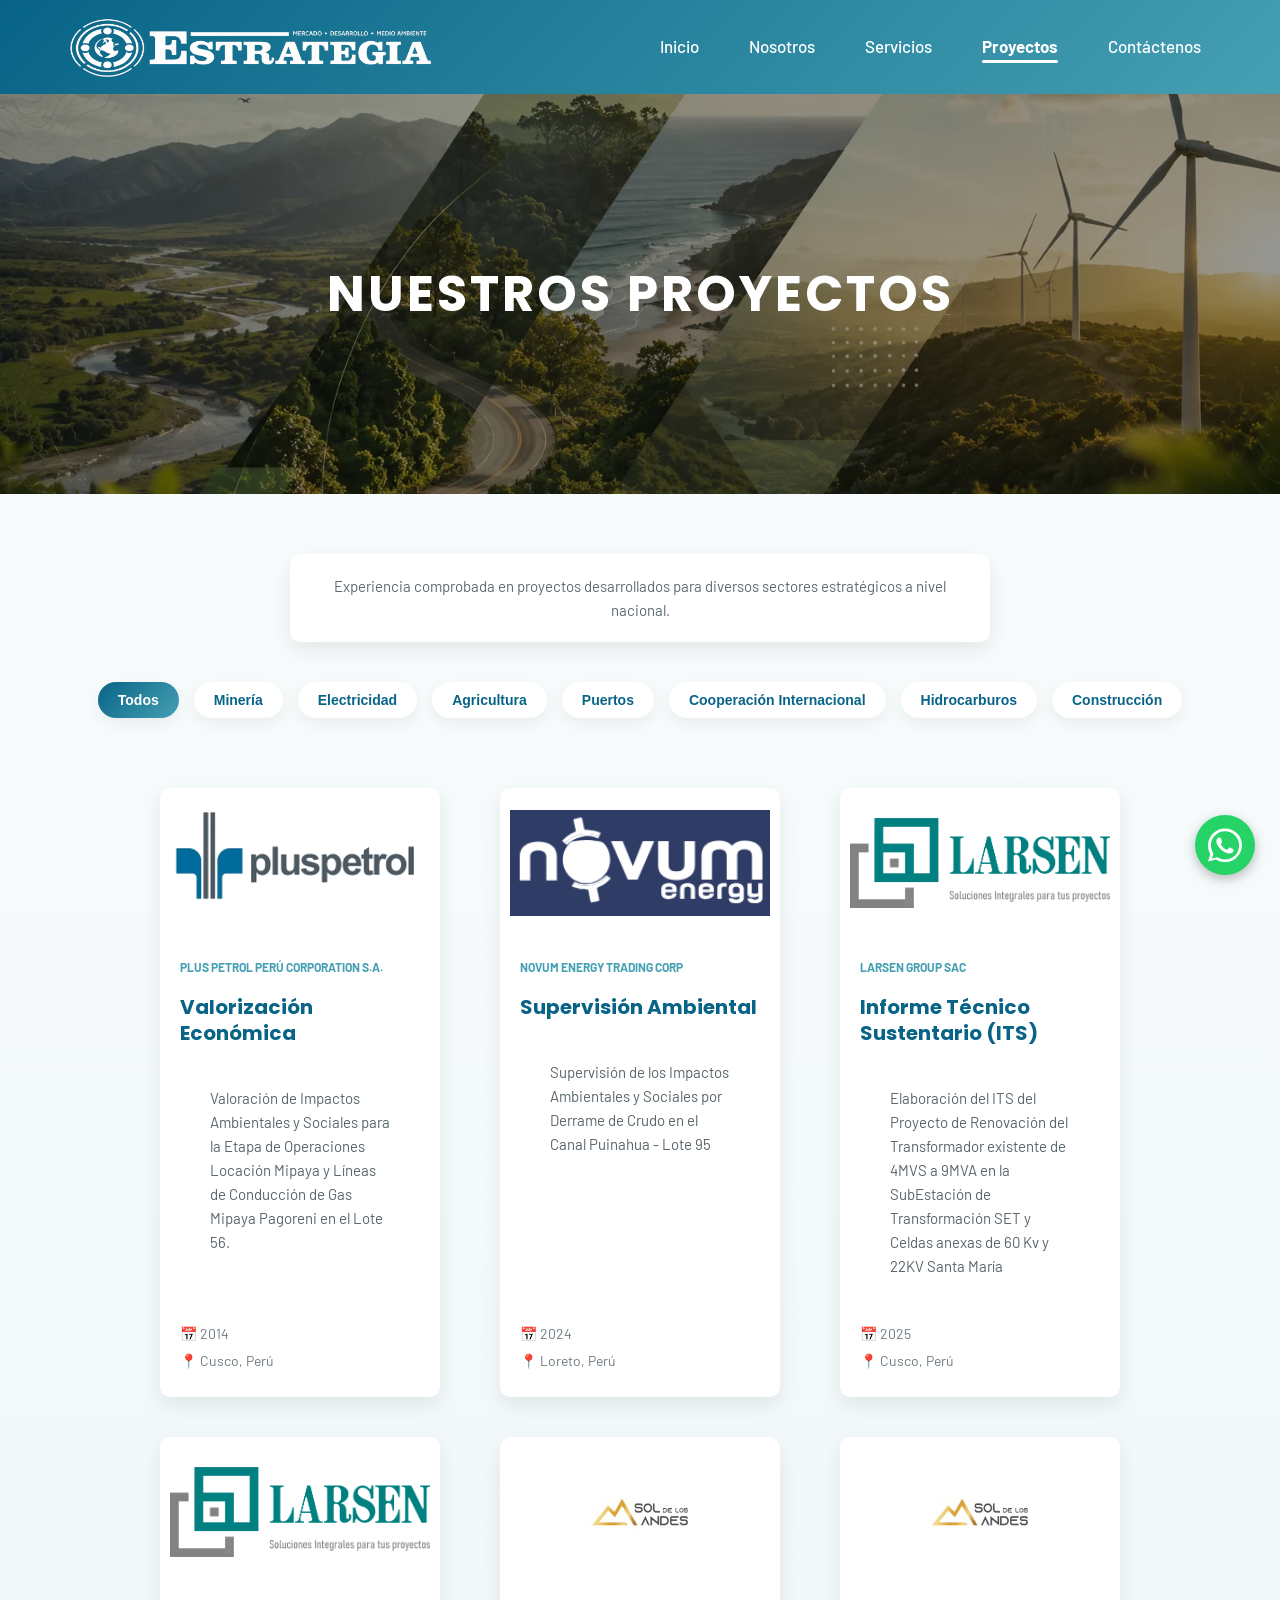
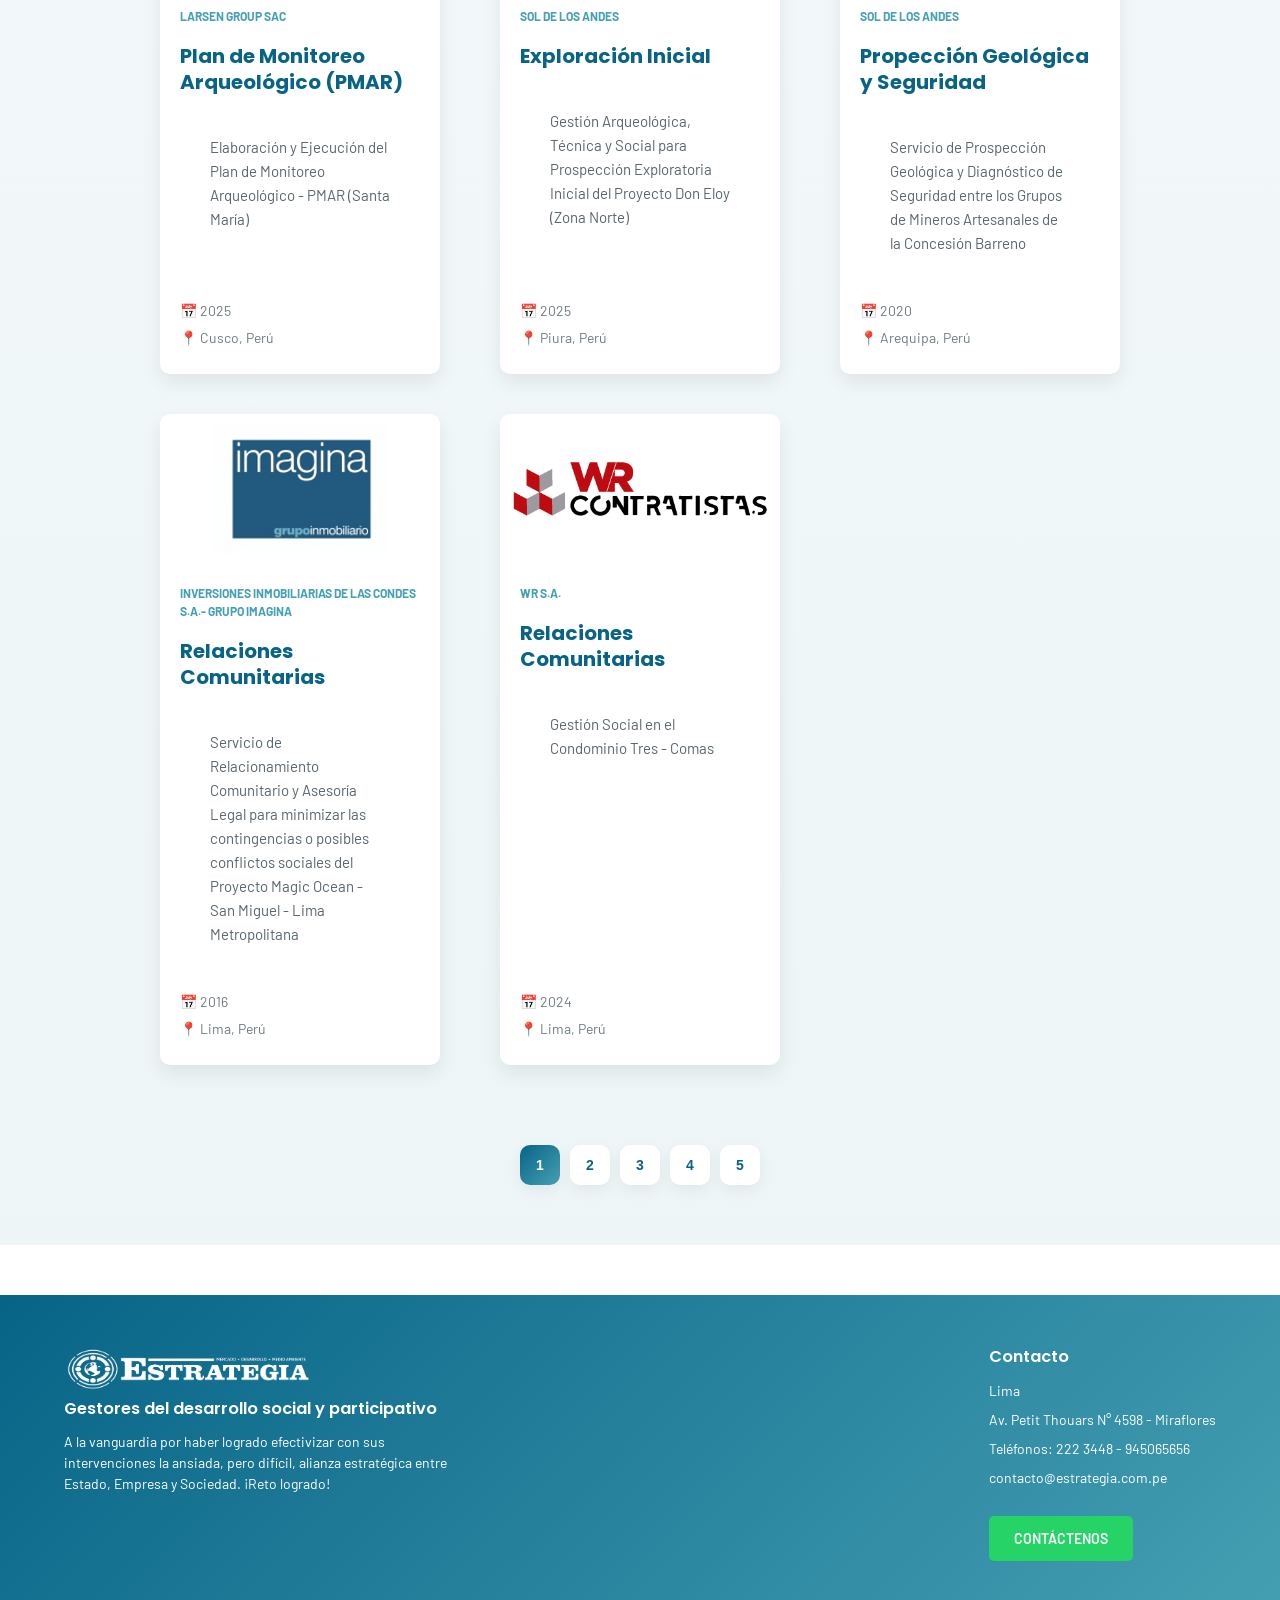
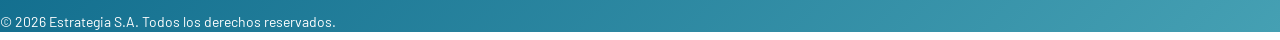
<file: proyectos.html>
<!DOCTYPE html>
<html lang="es">
<head>
    <meta charset="UTF-8">
    <meta name="viewport" content="width=device-width, initial-scale=1.0">

    <title>Proyectos Realizados | Estrategia S.A. - Consultoría Ambiental</title>
    <meta name="description" content="Conoce los proyectos de Estrategia S.A. en gestión ambiental, licencias y relaciones comunitarias para empresas como Pluspetrol, Repsol y Grupo Imagina.">
    <link rel="canonical" href="https://www.estrategia.com.pe/proyectos.html">

    <!-- Open Graph -->
    <meta property="og:type" content="website">
    <meta property="og:locale" content="es_PE">
    <meta property="og:title" content="Proyectos Realizados | Estrategia S.A. - Consultoría Ambiental">
    <meta property="og:description" content="Proyectos en gestión ambiental, licencias y relaciones comunitarias para empresas líderes en el Perú.">
    <meta property="og:url" content="https://www.estrategia.com.pe/proyectos.html">
    <meta property="og:image" content="https://www.estrategia.com.pe/img/proyectos.webp">

    <link rel="icon" type="image/png" href="img/Logo_Estrategia_3.png">

    <link rel="preconnect" href="https://fonts.googleapis.com">
    <link rel="preconnect" href="https://fonts.gstatic.com" crossorigin>
    <link href="https://fonts.googleapis.com/css2?family=Barlow:ital,wght@0,100;0,200;0,300;0,400;0,500;0,600;0,700;0,800;0,900;1,100;1,200;1,300;1,400;1,500;1,600;1,700;1,800;1,900&family=Poppins:wght@600;700;800&display=swap" rel="stylesheet">

    <link rel="stylesheet" href="css/styles.css">

    
</head>
<body>
    <header class="navbar">
        <nav class="navbar__container contenedor">
            <a href="index.html" class="navbar__logo">
            <img src="img/Logo_Estrategia_3.png" alt="Logo de la empresa">
            </a>

            <button class="navbar__toggle" aria-label="Abrir menú" aria-expanded="false">
                <span></span>
                <span></span>
                <span></span>
            </button>

            <ul class="navbar__menu">
                <li class="navbar__item">
                    <a href="index.html" class="navbar__link navbar__link">Inicio</a>
                </li>
                <li class="navbar__item">
                    <a href="nosotros.html" class="navbar__link">Nosotros</a>
                </li>
                <li class="navbar__item">
                    <a href="servicios.html" class="navbar__link">Servicios</a>
                </li>
                <li class="navbar__item">
                    <a href="proyectos.html" class="navbar__link navbar__link--active">Proyectos</a>
                </li>
                <li class="navbar__item">
                    <a href="contactenos.html" class="navbar__link">Contáctenos</a>
                </li>
            </ul>
        </nav>
    </header>

    <section class="hero-proyectos">
        <img src="img/proyectos.webp" alt="Proyectos de gestión ambiental y social ejecutados por Estrategia S.A. en el Perú" class="hero-proyectos__img">

        <div class="hero-proyectos__overlay">
            <h1 class="hero-proyectos__title">NUESTROS PROYECTOS</h1>
        </div>

    </section>

    <section class="proyectos">

        <!-- HEADER -->
        <div class="proyectos__header">
            <p class="proyectos__text">
            Experiencia comprobada en proyectos desarrollados para diversos sectores estratégicos a nivel nacional.
            </p>
        </div>

        <!-- FILTROS -->
        <div class="proyectos__filters">

            <button class="proyectos__filter proyectos__filter--active" data-filter="todos">Todos</button>
            <button class="proyectos__filter" data-filter="mineria">Minería</button>
            <button class="proyectos__filter" data-filter="electricidad">Electricidad</button>
            <button class="proyectos__filter" data-filter="agricultura">Agricultura</button>
            <button class="proyectos__filter" data-filter="puertos">Puertos</button>
            <button class="proyectos__filter" data-filter="cooperacion">Cooperación Internacional</button>
            <button class="proyectos__filter" data-filter="hidrocarburos">Hidrocarburos</button>
            <button class="proyectos__filter" data-filter="construccion">Construcción</button>

        </div>

        <!-- GRID -->
        <div class="proyectos__grid">

            <!-- CARD 1 -->
              <article class="proyectos__card" data-category="hidrocarburos">
                  <img src="img/logos/Pluspetrol.png" alt="Proyecto Hidrocarburos" class="proyectos__img">
                  <div class="proyectos__content">
                      <span class="proyectos__empresa">Plus Petrol Perú Corporation S.A.</span>
                      <h3 class="proyectos__subtitle">Valorización Económica</h3>
                      <p class="proyectos__description">
                      Valoración de Impactos Ambientales y Sociales para la Etapa de Operaciones Locación Mipaya 
                      y Líneas de Conducción de Gas Mipaya Pagoreni en el Lote 56.
                      </p>
                      <div class="proyectos__info">
                      <div class="proyectos__meta">📅 2014</div>
                      <div class="proyectos__meta">📍 Cusco, Perú</div>
                      </div>
                  </div>
              </article>

            <!-- CARD 2 -->
            <article class="proyectos__card" data-category="hidrocarburos">
            <img src="img/logos/Novum.png" alt="Proyecto Hidrocarburos" class="proyectos__img">
            <div class="proyectos__content">
                <span class="proyectos__empresa">Novum Energy Trading Corp</span>
                <h3 class="proyectos__subtitle">Supervisión Ambiental</h3>
                <p class="proyectos__description">
                Supervisión de los Impactos Ambientales y Sociales por Derrame de Crudo en el Canal Puinahua - Lote 95
                </p>
                <div class="proyectos__info">
                <div class="proyectos__meta">📅 2024</div>
                <div class="proyectos__meta">📍 Loreto, Perú</div>
                </div>
            </div>
            </article>

            <!-- CARD 3 -->
            <article class="proyectos__card" data-category="electricidad">
            <img src="img/logos/Larsen_group.png" alt="Proyecto Electricidad" class="proyectos__img">
            <div class="proyectos__content">
                <span class="proyectos__empresa">Larsen Group SAC</span>
                <h3 class="proyectos__subtitle">Informe Técnico Sustentario (ITS)</h3>
                <p class="proyectos__description">
                Elaboración del ITS del Proyecto de Renovación del Transformador existente de 4MVS a 9MVA en 
                la SubEstación de Transformación SET y Celdas anexas de 60 Kv y 22KV Santa María
                </p>
                <div class="proyectos__info">
                <div class="proyectos__meta">📅 2025</div>
                <div class="proyectos__meta">📍 Cusco, Perú</div>
                </div>
            </div>
            </article>

            <!-- CARD 4 -->
            <article class="proyectos__card" data-category="electricidad">
            <img src="img/logos/Larsen_group.png" alt="Proyecto Electricidad" class="proyectos__img">
            <div class="proyectos__content">
                <span class="proyectos__empresa">Larsen Group SAC</span>
                <h3 class="proyectos__subtitle">Plan de Monitoreo Arqueológico (PMAR)</h3>
                <p class="proyectos__description">
                Elaboración y Ejecución del Plan de Monitoreo Arqueológico - PMAR (Santa María)
                </p>
                <div class="proyectos__info">
                <div class="proyectos__meta">📅 2025</div>
                <div class="proyectos__meta">📍 Cusco, Perú</div>
                </div>
            </div>
            </article>

            <!-- CARD 5 -->
            <article class="proyectos__card" data-category="mineria">
            <img src="img/logos/Sol_de_Andes.png" alt="Proyecto Mineria" class="proyectos__img">
            <div class="proyectos__content">
                <span class="proyectos__empresa">Sol de Los Andes</span>
                <h3 class="proyectos__subtitle">Exploración Inicial</h3>
                <p class="proyectos__description">
                Gestión Arqueológica, Técnica y Social para Prospección Exploratoria Inicial del Proyecto Don Eloy (Zona Norte)
                </p>
                <div class="proyectos__info">
                <div class="proyectos__meta">📅 2025</div>
                <div class="proyectos__meta">📍 Piura, Perú</div>
                </div>
            </div>
            </article>

            <!-- CARD 6 -->
            <article class="proyectos__card" data-category="mineria">
            <img src="img/logos/Sol_de_Andes.png" alt="Proyecto Mineria" class="proyectos__img">
            <div class="proyectos__content">
                <span class="proyectos__empresa">Sol de Los Andes</span>
                <h3 class="proyectos__subtitle">Propección Geológica y Seguridad</h3>
                <p class="proyectos__description">
                Servicio de Prospección Geológica y Diagnóstico de Seguridad entre los 
                Grupos de Mineros Artesanales de la Concesión Barreno
                </p>
                <div class="proyectos__info">
                <div class="proyectos__meta">📅 2020</div>
                <div class="proyectos__meta">📍 Arequipa, Perú</div>
                </div>
            </div>
            </article>

            <!-- CARD 7 -->
            <article class="proyectos__card" data-category="construccion">
            <img src="img/logos/Grupo_Imagina.png" alt="Proyecto Construccion" class="proyectos__img">
            <div class="proyectos__content">
                <span class="proyectos__empresa">Inversiones Inmobiliarias de Las Condes S.A.- GRUPO IMAGINA</span>
                <h3 class="proyectos__subtitle">Relaciones Comunitarias</h3>
                <p class="proyectos__description">
                Servicio de Relacionamiento Comunitario y Asesoría Legal para minimizar las contingencias o posibles
                conflictos sociales del Proyecto Magic  Ocean - San Miguel - Lima Metropolitana
                </p>
                <div class="proyectos__info">
                <div class="proyectos__meta">📅 2016</div>
                <div class="proyectos__meta">📍 Lima, Perú</div>
                </div>
            </div>
            </article>

            <!-- CARD 8 -->
            <article class="proyectos__card" data-category="construccion">
                <img src="img/logos/wr.png" alt="Proyecto Construccion" class="proyectos__img">
                <div class="proyectos__content">
                    <span class="proyectos__empresa">WR S.A.</span>
                    <h3 class="proyectos__subtitle">Relaciones Comunitarias</h3>
                    <p class="proyectos__description">
                    Gestión Social en el Condominio Tres - Comas
                    </p>
                    <div class="proyectos__info">
                    <div class="proyectos__meta">📅 2024</div>
                    <div class="proyectos__meta">📍 Lima, Perú</div>
                    </div>
                </div>
            </article>

            <!-- CARD 9 -->
            <article class="proyectos__card" data-category="agricultura">
                <img src="img/logos/Olmos.png" alt="Proyecto Agricultura" class="proyectos__img">
                <div class="proyectos__content">
                    <span class="proyectos__empresa">H2olmos S.A.</span>
                    <h3 class="proyectos__subtitle">Plan Ambiental Detallado</h3>
                    <p class="proyectos__description">
                    Servicio de Elaboración de un Plan Ambiental Detallado (PAD) del Proyecto
                    Irrigación Olmos y Obtención de Certificación Ambiental (30%)
                    </p>
                    <div class="proyectos__info">
                    <div class="proyectos__meta">📅 2025</div>
                    <div class="proyectos__meta">📍 Lambayeque, Perú</div>
                    </div>
                </div>
            </article>
            
            <!-- CARD 10 -->
              <article class="proyectos__card" data-category="agricultura">
                  <img src="img/logos/Solidaridad.png" alt="Proyecto Agricultura" class="proyectos__img">
                  <div class="proyectos__content">
                      <span class="proyectos__empresa">ONG Solidaridad</span>
                      <h3 class="proyectos__subtitle">Línea Base</h3>
                      <p class="proyectos__description">
                      Línea Base del Proyecto SAFE - Pasco, Junín, Ucayali y Huánuco
                      </p>
                      <div class="proyectos__info">
                      <div class="proyectos__meta">📅 2025</div>
                      <div class="proyectos__meta">📍 Pasco, Junín, Ucayali y Huánuco - Perú</div>
                      </div>
                  </div>
              </article>

            <!-- CARD 11 -->
            <article class="proyectos__card" data-category="cooperacion">
            <img src="img/logos/CARE.png" alt="Proyecto Cooperacion" class="proyectos__img">
            <div class="proyectos__content">
                <span class="proyectos__empresa">CARE Perú</span>
                <h3 class="proyectos__subtitle">Evaluación Final</h3>
                <p class="proyectos__description">
                Consultoría para la Evaluación Final del Proyecto "Ella Alimenta el Mundo"
                </p>
                <div class="proyectos__info">
                <div class="proyectos__meta">📅 2022</div>
                <div class="proyectos__meta">📍 Ica-Piura-Lima, Perú</div>
                </div>
            </div>
            </article>

            <!-- CARD 12 -->
            <article class="proyectos__card" data-category="cooperacion">
            <img src="img/logos/WorldVision.webp" alt="Proyecto Cooperacion" class="proyectos__img">
            <div class="proyectos__content">
                <span class="proyectos__empresa">World Visión Perú</span>
                <h3 class="proyectos__subtitle">Línea Base</h3>
                <p class="proyectos__description">
                Estudio de Línea Base del Proyecto Mujeres y Jóvenes a la Vanguardía, 
                Emprendiendo e Innovando - Ccataca y Ocongate - provincia de Quispicanchis - región Cusco
                </p>
                <div class="proyectos__info">
                <div class="proyectos__meta">📅 2025</div>
                <div class="proyectos__meta">📍 Cusco, Perú</div>
                </div>
            </div>
            </article>

            <!-- CARD 13 -->
            <article class="proyectos__card" data-category="puertos">
            <img src="img/logos/Gapash.png" alt="Proyecto Puertos" class="proyectos__img">
            <div class="proyectos__content">
                <span class="proyectos__empresa">Gapash Consultoría Integral E.I.R.L</span>
                <h3 class="proyectos__subtitle">Línea Base</h3>
                <p class="proyectos__description">
                Servicio de Elaboración de LBS para la Actualización de EIAsd del Proyecto
                Mejoramiento y Ampliación de la Boca de Entrada en el Terminal Portuario del Callao - Lima. Línea Base Social, 
                Valorización Económica y Talleres y audiencia pública
                </p>
                <div class="proyectos__info">
                <div class="proyectos__meta">📅 2024</div>
                <div class="proyectos__meta">📍 Lima, Perú</div>
                </div>
            </div>
            </article>

            <!-- CARD 14 -->
            <article class="proyectos__card" data-category="puertos">
            <img src="img/logos/Gapash.png" alt="Proyecto Puertos" class="proyectos__img">
            <div class="proyectos__content">
                <span class="proyectos__empresa">Gapash Consultoría Integral E.I.R.L</span>
                <h3 class="proyectos__subtitle">Línea Base</h3>
                <p class="proyectos__description">
                Elaboración de Línea Base Social de un EIA Semidetallado para el “Proyecto de 
                Instalación de una Marina Deportiva Recreativa en la Bahía de Ancón”
                </p>
                <div class="proyectos__info">
                <div class="proyectos__meta">📅 2019</div>
                <div class="proyectos__meta">📍 Lima, Perú</div>
                </div>
            </div>
            </article>

            <!-- CARD 15 -->
            <article class="proyectos__card" data-category="hidrocarburos">
            <img src="img/logos/PanAndean.gif" alt="Proyecto Hidrocarburos" class="proyectos__img">
            <div class="proyectos__content">
                <span class="proyectos__empresa">Pan Andean Resources PLC Peru</span>
                <h3 class="proyectos__subtitle">Clima Social</h3>
                <p class="proyectos__description">
                Estudio de Clima Social Político y Expectativas de Coyuntura en el Norte del Región Puno - Lote 141 - Pan Andean
                </p>
                <div class="proyectos__info">
                <div class="proyectos__meta">📅 2012</div>
                <div class="proyectos__meta">📍 Puno, Perú</div>
                </div>
            </div>
            </article>

            <!-- CARD 16 -->
            <article class="proyectos__card" data-category="hidrocarburos">
            <img src="img/logos/Olympic.png" alt="Proyecto Hidrocarburos" class="proyectos__img">
            <div class="proyectos__content">
                <span class="proyectos__empresa">Olympic del Peru INC Sucursal del Peru</span>
                <h3 class="proyectos__subtitle">Informe Técnico Sustentario</h3>
                <p class="proyectos__description">
                Elaboración del ITS del Proyecto de Ampliación del Sistema de Recolección del 
                Gasoducto - Paita desde la Estación la Estación de Fiscalización - Tablazo - Colán 
                hasta la Estación de Fiscalización Lantera - Lote XIII-A - Piura
                </p>
                <div class="proyectos__info">
                <div class="proyectos__meta">📅 2017</div>
                <div class="proyectos__meta">📍 Piura, Perú</div>
                </div>
            </div>
            </article>

            <!-- CARD 17 -->
            <article class="proyectos__card" data-category="electricidad">
                <img src="img/logos/San_Gaban.png" alt="Proyecto Electricidad" class="proyectos__img">
                <div class="proyectos__content">
                    <span class="proyectos__empresa">Empresa Generadora de Electricidad San Gabán S.A.</span>
                    <h3 class="proyectos__subtitle">Evaluación Final</h3>
                    <p class="proyectos__description">
                    Evaluación de Impacto del Subprograma Plan Lector del Programa de RSE de San Gabán en las I.E.
                    de los distritos de San Gabán, Macusani, Corani, Ollachea y Corani
                    </p>
                    <div class="proyectos__info">
                    <div class="proyectos__meta">📅 2022</div>
                    <div class="proyectos__meta">📍 Puno, Perú</div>
                    </div>
                </div>
            </article>

            <!-- CARD 18 -->
            <article class="proyectos__card" data-category="electricidad">
                <img src="img/logos/Umbrella.png" alt="Proyecto Electricidad" class="proyectos__img">
                <div class="proyectos__content">
                    <span class="proyectos__empresa">Umbrella EcoConsulting SAC </span>
                    <h3 class="proyectos__subtitle">Línea Base</h3>
                    <p class="proyectos__description">
                    Elaboración de Línea Base Social del Proyecto Central Eólica "Los Vientos". Ocucaje, Santiago, Ica
                    </p>
                    <div class="proyectos__info">
                    <div class="proyectos__meta">📅 2021</div>
                    <div class="proyectos__meta">📍 Ica, Perú</div>
                    </div>
                </div>
            </article>
            
            <!-- CARD 19 -->
              <article class="proyectos__card" data-category="mineria">
                  <img src="img/logos/Corono.png" alt="Proyecto Mineria" class="proyectos__img">
                  <div class="proyectos__content">
                      <span class="proyectos__empresa">Sociedad Minera Corono S.A.</span>
                      <h3 class="proyectos__subtitle">Responsabilidad Social Empresarial</h3>
                      <p class="proyectos__description">
                      Fortalecimiento, Implementación, Seguimiento y Articulación de las Actividades Productivas en 
                      la CC.CC. San Lorenzo de Alis - Yauyos - Lima
                      </p>
                      <div class="proyectos__info">
                      <div class="proyectos__meta">📅 2018</div>
                      <div class="proyectos__meta">📍 Lima, Perú</div>
                      </div>
                  </div>
              </article>

            <!-- CARD 20 -->
            <article class="proyectos__card" data-category="mineria">
            <img src="img/logos/Geoservice.png" alt="Proyecto Mineria" class="proyectos__img">
            <div class="proyectos__content">
                <span class="proyectos__empresa">Geoservice Ambiental SAC</span>
                <h3 class="proyectos__subtitle">Línea Base</h3>
                <p class="proyectos__description">
                Servicio de Elaboración de la Línea Base del Proyecto de la MEIAd de la 
                Unidad Minera El Toro - La Libertad
                </p>
                <div class="proyectos__info">
                <div class="proyectos__meta">📅 2024</div>
                <div class="proyectos__meta">📍 La Libertad, Perú</div>
                </div>
            </div>
            </article>

            <!-- CARD 21 -->
            <article class="proyectos__card" data-category="construccion">
            <img src="img/logos/EMIN.png" alt="Proyecto Construccion" class="proyectos__img">
            <div class="proyectos__content">
                <span class="proyectos__empresa">EMIN Geoestructuras SAC</span>
                <h3 class="proyectos__subtitle">Constatación Notarial</h3>
                <p class="proyectos__description">
                Constatación Notarial de Vecinos Colindantes del Colegio La Brea - Negritos - 
                Gestión de RR.CC.
                </p>
                <div class="proyectos__info">
                <div class="proyectos__meta">📅 2022</div>
                <div class="proyectos__meta">📍 Piura, Perú</div>
                </div>
            </div>
            </article>

            <!-- CARD 22 -->
            <article class="proyectos__card" data-category="construccion">
            <img src="img/logos/Grupo_Imagina.png" alt="Proyecto Construccion" class="proyectos__img">
            <div class="proyectos__content">
                <span class="proyectos__empresa">Inversiones Inmobiliarias del Caucaso S.A. - Grupo Imagina</span>
                <h3 class="proyectos__subtitle">Relaciones Comunitarias</h3>
                <p class="proyectos__description">
                Servicio de Asesoria Legal y Relacionamiento Comunitario para  minimizar las contingencias
                o posibles conflictos sociales del Proyecto T Tower – San Isidro –Lima Metropolitana
                </p>
                <div class="proyectos__info">
                <div class="proyectos__meta">📅 2015</div>
                <div class="proyectos__meta">📍 Lima, Perú</div>
                </div>
            </div>
            </article>

            <!-- CARD 23 -->
            <article class="proyectos__card" data-category="agricultura">
            <img src="img/logos/Avanzar_Rural.png" alt="Proyecto Agricultura" class="proyectos__img">
            <div class="proyectos__content">
                <span class="proyectos__empresa">Avanzar Rural</span>
                <h3 class="proyectos__subtitle">Sistematización de Experiencias</h3>
                <p class="proyectos__description">
                Sistematización de la Experiencia de Comercialización desde el emfoque de los 
                encadenamientos productivos, destacando el rol fundamental de las alianzas 
                estrategicas en las OPP con negocios rurales beneficiados por el Proyecto Avanzar Rural
                </p>
                <div class="proyectos__info">
                <div class="proyectos__meta">📅 2025</div>
                <div class="proyectos__meta">📍 Perú</div>
                </div>
            </div>
            </article>

            <!-- CARD 24 -->
            <article class="proyectos__card" data-category="agricultura">
            <img src="img/logos/Avanzar_Rural.png" alt="Proyecto Agricultura" class="proyectos__img">
            <div class="proyectos__content">
                <span class="proyectos__empresa">Avanzar Rural</span>
                <h3 class="proyectos__subtitle">Sistematización de Experiencias</h3>
                <p class="proyectos__description">
                Elaboración de las Sistematización de la Experiencia de Comercialización 
                desde el emfoque de los encadenamientos productivos, destacando el rol 
                fundamental de las alianzas estrategicas en las OPP con negocios rurales 
                beneficiados por el Proyecto Avanzar Rural
                </p>
                <div class="proyectos__info">
                <div class="proyectos__meta">📅 2025</div>
                <div class="proyectos__meta">📍 Perú</div>
                </div>
            </div>
            </article>

            <!-- CARD 25 -->
            <article class="proyectos__card" data-category="cooperacion">
            <img src="img/logos/WorldVision.webp" alt="Proyecto Cooperacion" class="proyectos__img">
            <div class="proyectos__content">
                <span class="proyectos__empresa">World Visión Perú</span>
                <h3 class="proyectos__subtitle">Línea Base</h3>
                <p class="proyectos__description">
                Estudio de Línea Base del Proyecto Mujeres y Jóvenes e al Vanguardía, 
                Emprendiendo e Innovando - Ccatca y Ocongate - provincia de Quispicanchis - región Cusco
                </p>
                <div class="proyectos__info">
                <div class="proyectos__meta">📅 2024</div>
                <div class="proyectos__meta">📍 Cusco, Perú</div>
                </div>
            </div>
            </article>

            <!-- CARD 26 -->
            <article class="proyectos__card" data-category="cooperacion">
                <img src="img/logos/CARE.png" alt="Proyecto cooperacion" class="proyectos__img">
                <div class="proyectos__content">
                    <span class="proyectos__empresa">CARE Perú</span>
                    <h3 class="proyectos__subtitle">Evaluación Final</h3>
                    <p class="proyectos__description">
                    Proyecto Promoviendo el Desarrollo Económico local con transparencia y diálogo
                    entre las comunidades y gobiernos locales y empresa privada – Barrick
                    </p>
                    <div class="proyectos__info">
                    <div class="proyectos__meta">📅 2014</div>
                    <div class="proyectos__meta">📍 Ancash, Perú</div>
                    </div>
                </div>
            </article>

            <!-- CARD 27 -->
            <article class="proyectos__card" data-category="Puertos">
                <img src="img/logos/Gapash.png" alt="Proyecto Puertos" class="proyectos__img">
                <div class="proyectos__content">
                    <span class="proyectos__empresa">Gapash Consultoría Integral E.I.R.L</span>
                    <h3 class="proyectos__subtitle">Línea Base</h3>
                    <p class="proyectos__description">
                    Servicio de Elaboración de LBS para la Actualización de EIAsd del Proyecto 
                    Mejoramiento y Ampliación de la Boca de Entrada en el Terminal Portuario del 
                    Callao - Lima. Línea Base Social, Valorización Económica, Talleres y audiencia pública
                    </p>
                    <div class="proyectos__info">
                    <div class="proyectos__meta">📅 2024</div>
                    <div class="proyectos__meta">📍 Callao, Perú</div>
                    </div>
                </div>
            </article>
            
            <!-- CARD 28 -->
              <article class="proyectos__card" data-category="hidrocarburos">
                  <img src="img/logos/Petro.png" alt="Proyecto Hidrocarburos" class="proyectos__img">
                  <div class="proyectos__content">
                      <span class="proyectos__empresa">Petro Bayovar INC Sucursal del Perú</span>
                      <h3 class="proyectos__subtitle">Evaluación Ambiental Preliminar</h3>
                      <p class="proyectos__description">
                      Evaluación preliminar (EVAP) para solicitar la clasificación del instrumento de gestión y Elaboración de una DIA para el Proyecto Prospección Sísmica 2D Lote XXVII.
                      </p>
                      <div class="proyectos__info">
                      <div class="proyectos__meta">📅 2016</div>
                      <div class="proyectos__meta">📍 Piura, Perú</div>
                      </div>
                  </div>
              </article>

            <!-- CARD 29 -->
            <article class="proyectos__card" data-category="hidrocarburos">
            <img src="img/logos/GEMA.png" alt="Proyecto Hidrocarburos" class="proyectos__img">
            <div class="proyectos__content">
                <span class="proyectos__empresa">Servicios Geograficos y Medio Ambiente SAC. </span>
                <h3 class="proyectos__subtitle">Estudios Ambientales</h3>
                <p class="proyectos__description">
                Consultoría en Gerencia de Proyectos. EIA Proyecto de Adquisición Sísmica 2D 
                y Perforación Exploratoria desde Tres Plataformas - Lote 133 - Petrolífera Del
                Perú SAC - Región Huánuco, Ucayali, Pasco.
                </p>
                <div class="proyectos__info">
                <div class="proyectos__meta">📅 2015</div>
                <div class="proyectos__meta">📍 Huánuco, Ucayali, Pasco, Perú</div>
                </div>
            </div>
            </article>

            <!-- CARD 30 -->
            <article class="proyectos__card" data-category="electricidad">
            <img src="img/logos/Umbrella.png" alt="Proyecto Electricidad" class="proyectos__img">
            <div class="proyectos__content">
                <span class="proyectos__empresa">Umbrella EcoConsulting SAC </span>
                <h3 class="proyectos__subtitle">Estudio Cualitativo</h3>
                <p class="proyectos__description">
                Estudio Cualitativo del Proyecto Parque Eólico EMMA. Sehura, región Piura                </p>
                <div class="proyectos__info">
                <div class="proyectos__meta">📅 2021</div>
                <div class="proyectos__meta">📍 Piura, Perú</div>
                </div>
            </div>
            </article>

            <!-- CARD 31 -->
            <article class="proyectos__card" data-category="electricidad">
            <img src="img/logos/La_Virgen.png" alt="Proyecto Electricidad" class="proyectos__img">
            <div class="proyectos__content">
                <span class="proyectos__empresa">Hidroeléctrica La Virgen</span>
                <h3 class="proyectos__subtitle">CIRA</h3>
                <p class="proyectos__description">
                Aprobación y Ejecución del Plan de Monitoreo Arqueológico
                (PMA) para la Reubicación de la Torre 22 - LT 138KV La Virgen - SE Caripa
                </p>
                <div class="proyectos__info">
                <div class="proyectos__meta">📅 2019</div>
                <div class="proyectos__meta">📍 Junín, Perú</div>
                </div>
            </div>
            </article>

            <!-- CARD 32 -->
            <article class="proyectos__card" data-category="mineria">
            <img src="img/logos/Sol_de_Andes.png" alt="Proyecto Mineria" class="proyectos__img">
            <div class="proyectos__content">
                <span class="proyectos__empresa">Sol de Los Andes</span>
                <h3 class="proyectos__subtitle">Evaluación Preliminar</h3>
                <p class="proyectos__description">
                Servicio de Mapeo y Evaluación de Actores Sociales - Evaluación sobre las 
                Condiciones Territoriales Sociales, Económicas, Ambientales, Culturales de la 
                Concesión Don Eloy  - Orcopampa - Condesuyos - Arequipa
                </p>
                <div class="proyectos__info">
                <div class="proyectos__meta">📅 2025</div>
                <div class="proyectos__meta">📍 Arequipa, Perú</div>
                </div>
            </div>
            </article>
            
            <!-- CARD 33 -->
            <article class="proyectos__card" data-category="mineria">
            <img src="img/logos/Sol_de_Andes.png" alt="Proyecto Mineria" class="proyectos__img">
            <div class="proyectos__content">
                <span class="proyectos__empresa">Sol de Los Andes</span>
                <h3 class="proyectos__subtitle">Exploración Inicial</h3>
                <p class="proyectos__description">
                Informe Ecosistemico y Biodiversidad para la Evaluación de Compatibilidad
                de Actividades Mineras en  Zona Amortiguamiento de la RPSCC - Exp. Don César,
                Doña Margarita, Yessika y Don Jaime - 4 petitorios
                </p>
                <div class="proyectos__info">
                <div class="proyectos__meta">📅 2025</div>
                <div class="proyectos__meta">📍 Arequipa, Perú</div>
                </div>
            </div>
            </article>

            <!-- CARD 34 -->
            <article class="proyectos__card" data-category="construccion">
            <img src="img/logos/Grupo_Imagina.png" alt="Proyecto Construccion" class="proyectos__img">
            <div class="proyectos__content">
                <span class="proyectos__empresa">Inversiones Inmobiliarias Mar Rojo S.A. - Grupo Imagina</span>
                <h3 class="proyectos__subtitle">Relaciones Comunitarias</h3>
                <p class="proyectos__description">
                Servicio de Asesoria Legal y Relacionamiento Comunitario para  minimizar las contingencias o
                posibles conflictos sociales del Proyecto Excellence – Surquillo  –Lima Metropolitana
                </p>
                <div class="proyectos__info">
                <div class="proyectos__meta">📅 2015</div>
                <div class="proyectos__meta">📍 Lima, Perú</div>
                </div>
            </div>
            </article>

            <!-- CARD 35 -->
            <article class="proyectos__card" data-category="construccion">
                <img src="img/logos/CARE.png" alt="Proyecto Construccion" class="proyectos__img">
                <div class="proyectos__content">
                    <span class="proyectos__empresa">CARE Perú</span>
                    <h3 class="proyectos__subtitle">Sistematización de Experiencias</h3>
                    <p class="proyectos__description">
                    Sistematización de Experiencias Exitosas de la Participación
                    de la Mujer en Actividades Agropecuarias. Pachacamac, Sullana e Ica
                    </p>
                    <div class="proyectos__info">
                    <div class="proyectos__meta">📅 2022</div>
                    <div class="proyectos__meta">📍 Ica, Perú</div>
                    </div>
                </div>
            </article>

            <!-- CARD 36 -->
            <article class="proyectos__card" data-category="agricultura">
                <img src="img/logos/Agro_Rural.png" alt="Proyecto Agricultura" class="proyectos__img">
                <div class="proyectos__content">
                    <span class="proyectos__empresa">Agrorural</span>
                    <h3 class="proyectos__subtitle">Línea Base</h3>
                    <p class="proyectos__description">
                    Servicio Especializado en la Elaboración de Línea Base para el PIP "Mejoramiento
                    de la Organización, Asociatividad, e Inclusión en los Mercados de los Pequeños y
                    Medianos Productores Agrarios de Amazonas, Cajamarca y La Libertad"
                    </p>
                    <div class="proyectos__info">
                    <div class="proyectos__meta">📅 2023</div>
                    <div class="proyectos__meta">📍 Amazonas, Cajamarca y La Libertad, Perú</div>
                    </div>
                </div>
            </article>

            <!-- CARD 37 -->
            <article class="proyectos__card" data-category="hidrocarburos">
            <img src="img/logos/GEMA.png" alt="Proyecto Hidrocarburos" class="proyectos__img">
            <div class="proyectos__content">
                <span class="proyectos__empresa">Servicios Geograficos y Medio Ambiente SAC. </span>
                <h3 class="proyectos__subtitle">Estudios Ambientales</h3>
                <p class="proyectos__description">
                EIA Exploración y Explotación de
                Hidrocarburos de un Pozo Exploratorio y 461 Pozos de Desarrollo y Facilidades 
                de Producción - Zona Espectativa - Lote XIII-B - Piura - Olympic Perú Sucursal 
                del Perú. Propuesta de Sensibilización de Actores - Lote 105 - Puno - Siboil del Perú
                </p>
                <div class="proyectos__info">
                <div class="proyectos__meta">📅 2015</div>
                <div class="proyectos__meta">📍 Puno, Perú</div>
                </div>
            </div>
            </article>

        </div>

        <!-- PAGINACIÓN -->
        <div class="proyectos__pagination">

            <button class="proyectos__page proyectos__page--active" data-page="1">1</button>
            <button class="proyectos__page" data-page="2">2</button>
            <button class="proyectos__page" data-page="3">3</button>
            <button class="proyectos__page" data-page="4">4</button>
            <button class="proyectos__page" data-page="5">5</button>

        </div>

        </section>

    

    <footer class="footer">
        <div class="footer__description contenedor">

            <div class="footer__text">
                <img src="img/Logo_Estrategia_3.png" alt="Logo Estrategia" class="footer__img">

                <h3 class="footer__subtitle">
                    Gestores del desarrollo social y participativo
                </h3>

                <p>
                    A la vanguardia por haber logrado efectivizar con sus
                    intervenciones la ansiada, pero difícil, alianza estratégica
                    entre Estado, Empresa y Sociedad. ¡Reto logrado!
                </p>
            </div>

            <div class="footer__text">

                <h3 class="footer__subtitle">Contacto</h3>

                <p class="footer__place">Lima</p>

                <p>
                    Av. Petit Thouars N° 4598 - Miraflores
                </p>

                <p>
                    Teléfonos: 222 3448 - 945065656
                </p>

                <p>
                    contacto@estrategia.com.pe
                </p>

                <a 
                    href="https://wa.me/51945065656?text=Hola,%20quisiera%20más%20información"
                    target="_blank"
                    class="footer__btn"
                >
                    CONTÁCTENOS
                </a>

            </div>

        </div>

        <p class="footer__copy">
            &copy; 2026 Estrategia S.A. Todos los derechos reservados.
        </p>
    </footer>

    <a href="https://wa.me/51945065656?text=Hola,%20quisiera%20más%20información" target="_blank" class="whatsapp-float" aria-label="Chatea por WhatsApp">
        <svg viewBox="0 0 32 32" xmlns="http://www.w3.org/2000/svg">
            <path d="M16 .396C7.163.396 0 7.559 0 16.396c0 2.809.735 5.552 2.133 7.968L.06 31.604l7.428-1.947a15.9 15.9 0 0 0 8.51 2.443h.006c8.836 0 16-7.163 16-16S24.838.396 16 .396zm0 29.278h-.005a13.24 13.24 0 0 1-6.746-1.848l-.484-.287-5.008 1.313 1.338-4.884-.315-.5a13.23 13.23 0 0 1-2.026-7.072c0-7.314 5.95-13.264 13.25-13.264 3.541 0 6.87 1.381 9.375 3.888a13.17 13.17 0 0 1 3.878 9.384c-.003 7.314-5.953 13.27-13.257 13.27zm7.27-9.933c-.399-.2-2.361-1.165-2.727-1.298-.366-.133-.632-.2-.898.2s-1.032 1.298-1.265 1.564-.465.3-.864.1c-.399-.2-1.683-.62-3.205-1.977-1.185-1.057-1.985-2.363-2.218-2.762-.233-.399-.025-.615.175-.814.18-.179.399-.465.599-.698.2-.233.266-.4.399-.665.133-.266.067-.5-.033-.699-.1-.2-.898-2.166-1.231-2.966-.324-.779-.653-.673-.898-.686l-.765-.014a1.47 1.47 0 0 0-1.064.499c-.366.399-1.398 1.365-1.398 3.331s1.431 3.864 1.63 4.13c.2.266 2.815 4.298 6.822 6.03.953.412 1.696.658 2.276.842.956.304 1.827.261 2.516.158.767-.115 2.361-.965 2.694-1.897.333-.932.333-1.731.233-1.897-.099-.166-.365-.266-.764-.466z"/>
        </svg>
    </a>

<!-- tu sección proyectos -->
    <script src="js/proyectos.js"></script>
    <script src="js/nav.js"></script>

</body>
</html>
</file>
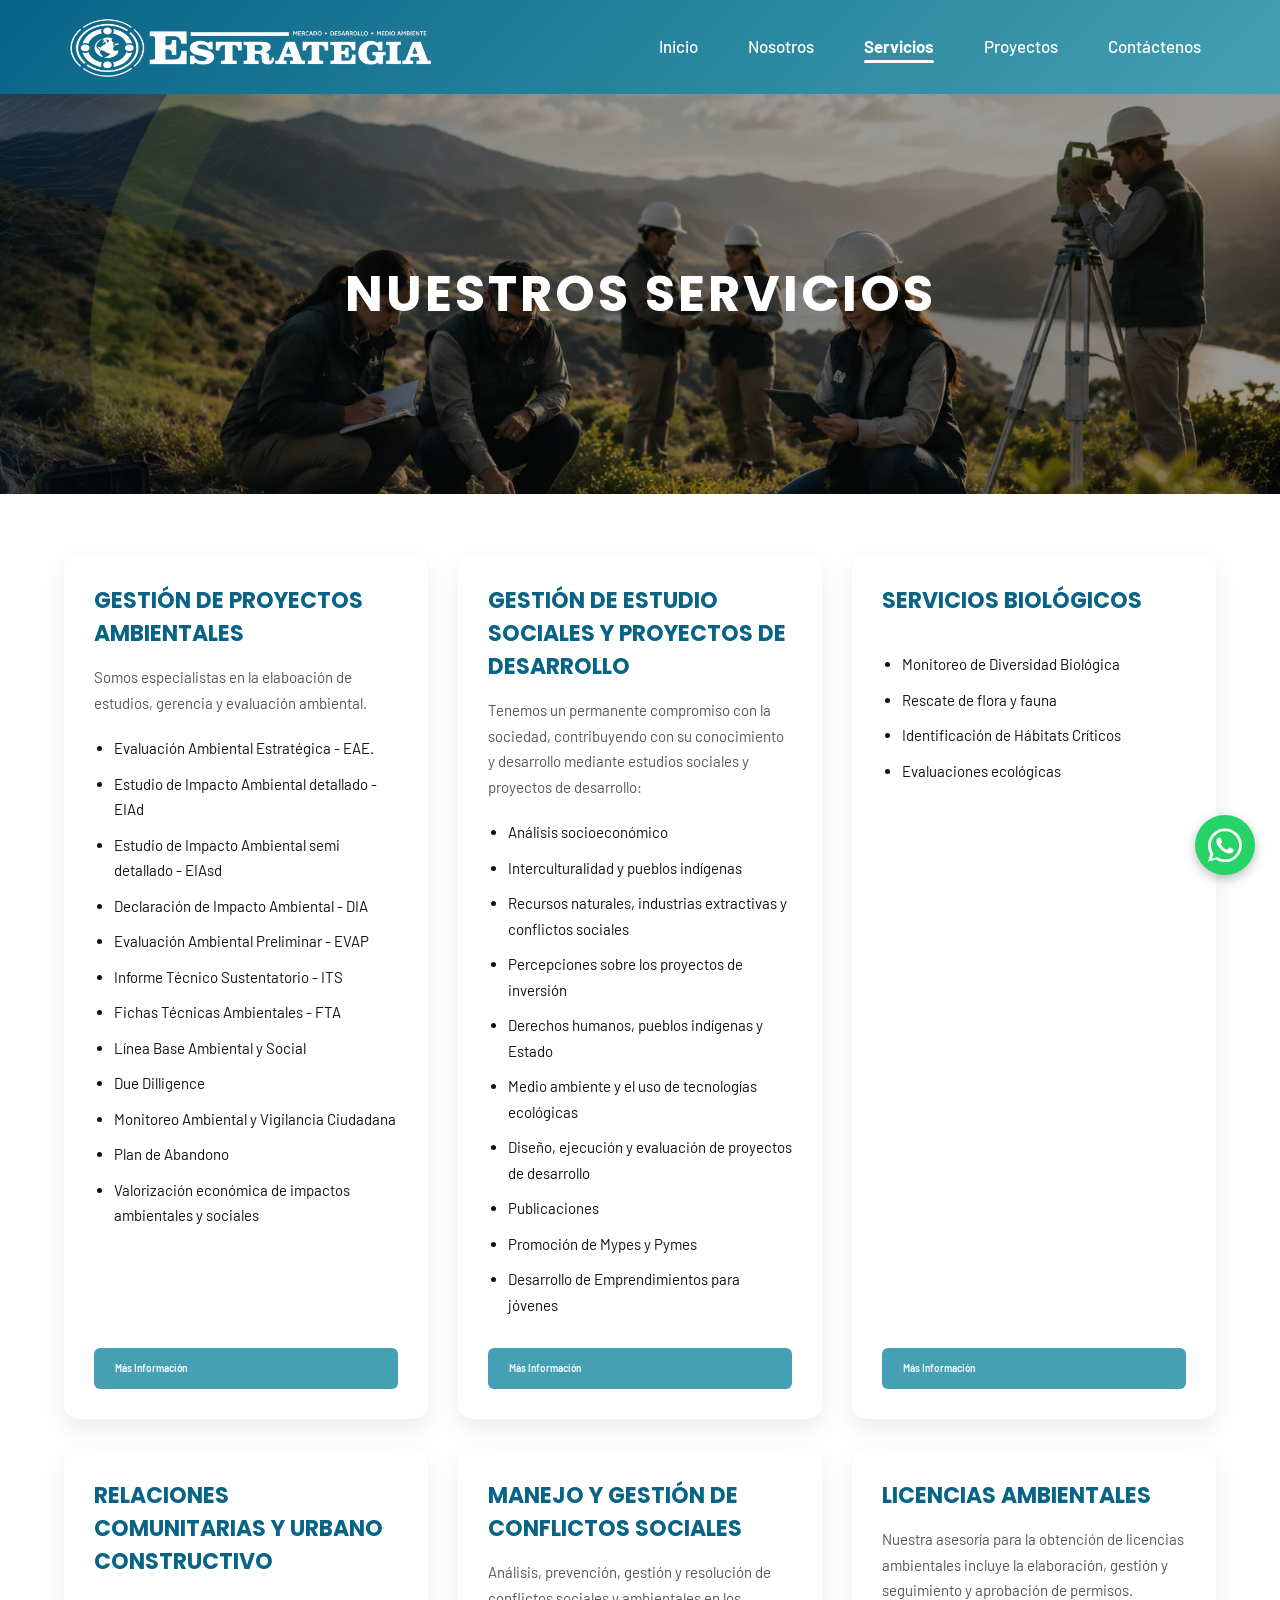
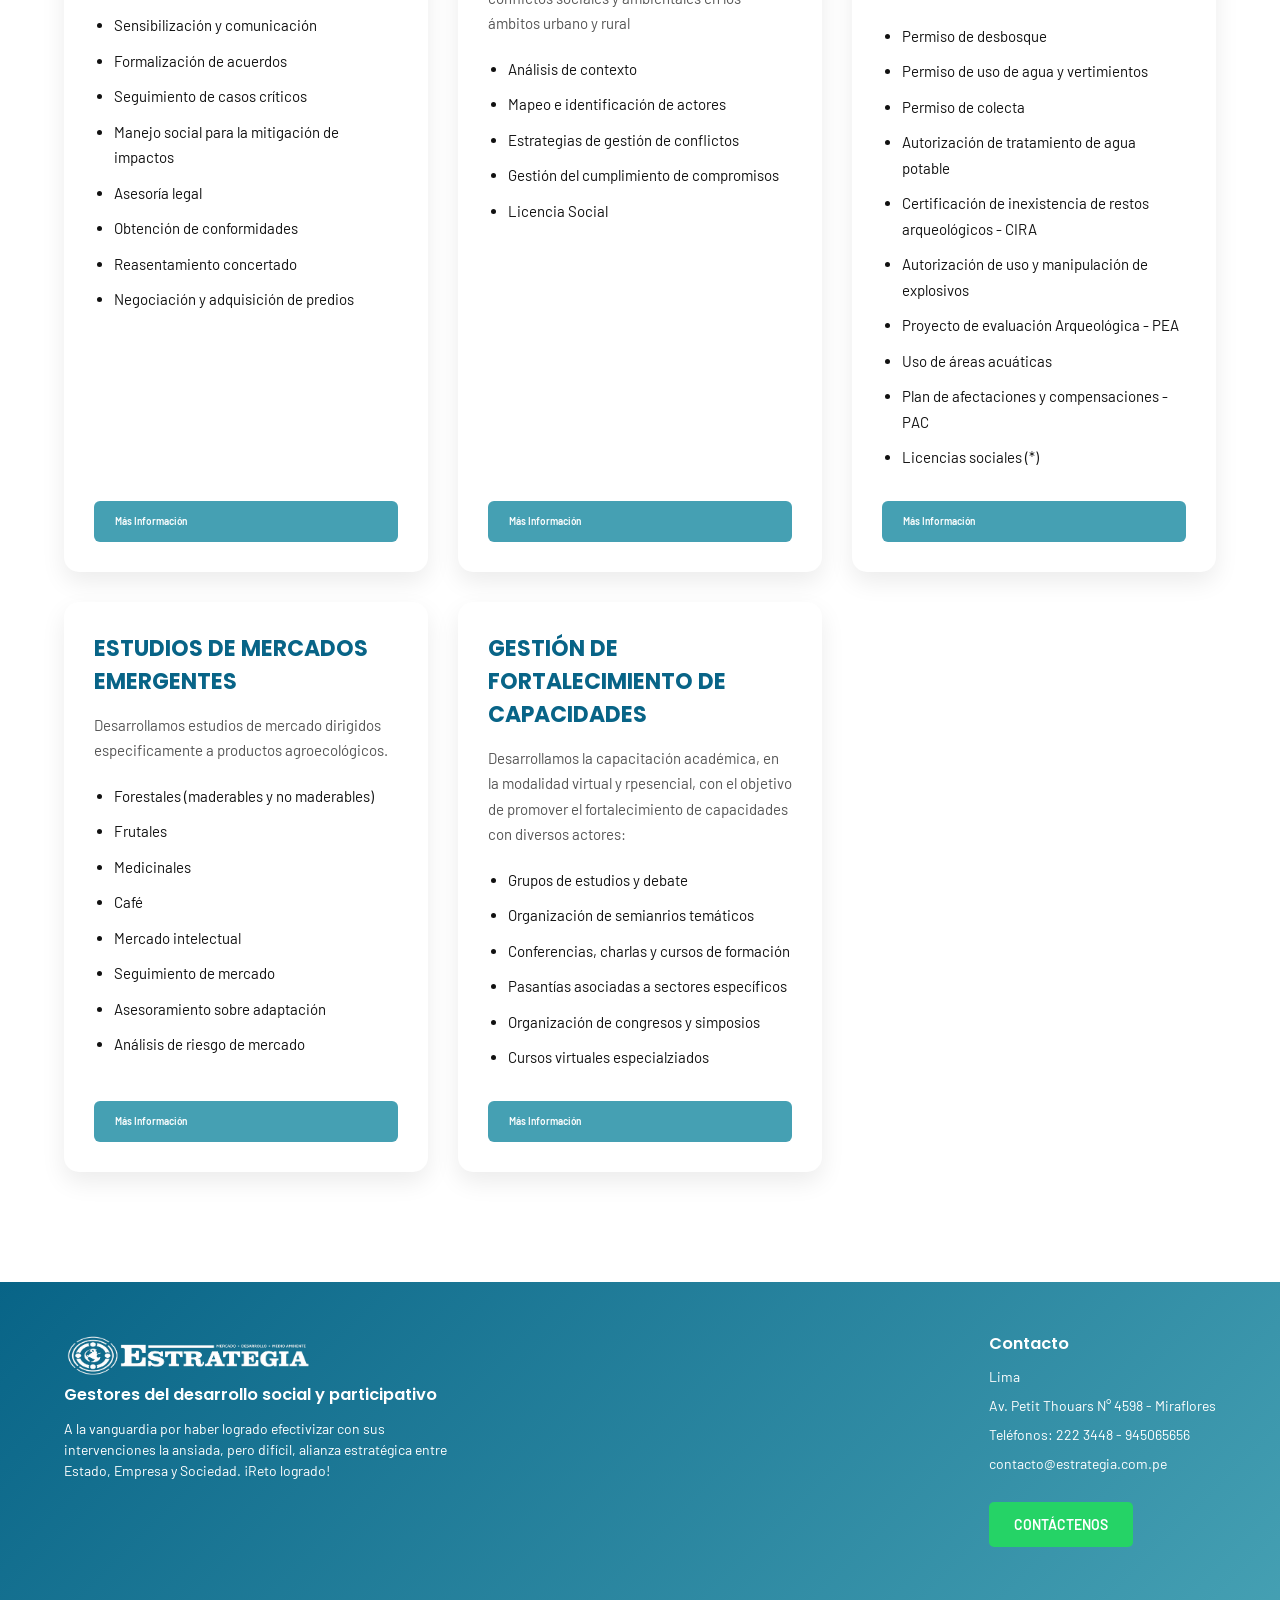
<file: servicios.html>
<!DOCTYPE html>
<html lang="es">
<head>
    <meta charset="UTF-8">
    <meta name="viewport" content="width=device-width, initial-scale=1.0">

    <title>Servicios de Consultoría Ambiental y Social | Estrategia S.A.</title>
    <meta name="description" content="Gestión de proyectos ambientales, estudios sociales, licencias ambientales, relaciones comunitarias y manejo de conflictos sociales en todo el Perú.">
    <link rel="canonical" href="https://www.estrategia.com.pe/servicios.html">

    <!-- Open Graph -->
    <meta property="og:type" content="website">
    <meta property="og:locale" content="es_PE">
    <meta property="og:title" content="Servicios de Consultoría Ambiental y Social | Estrategia S.A.">
    <meta property="og:description" content="Estudios ambientales, licencias, relaciones comunitarias y manejo de conflictos sociales en todo el Perú.">
    <meta property="og:url" content="https://www.estrategia.com.pe/servicios.html">
    <meta property="og:image" content="https://www.estrategia.com.pe/img/servicios.webp">

    <link rel="icon" type="image/png" href="img/Logo_Estrategia_3.png">

    <link rel="preconnect" href="https://fonts.googleapis.com">
    <link rel="preconnect" href="https://fonts.gstatic.com" crossorigin>
    <link href="https://fonts.googleapis.com/css2?family=Barlow:ital,wght@0,100;0,200;0,300;0,400;0,500;0,600;0,700;0,800;0,900;1,100;1,200;1,300;1,400;1,500;1,600;1,700;1,800;1,900&family=Poppins:wght@600;700;800&display=swap" rel="stylesheet">

    <link rel="stylesheet" href="css/styles.css">

    
</head>
<body>
    <header class="navbar">
        <nav class="navbar__container contenedor">
            <a href="index.html" class="navbar__logo">
            <img src="img/Logo_Estrategia_3.png" alt="Logo de la empresa">
            </a>

            <button class="navbar__toggle" aria-label="Abrir menú" aria-expanded="false">
                <span></span>
                <span></span>
                <span></span>
            </button>

            <ul class="navbar__menu">
                <li class="navbar__item">
                    <a href="index.html" class="navbar__link navbar__link">Inicio</a>
                </li>
                <li class="navbar__item">
                    <a href="nosotros.html" class="navbar__link">Nosotros</a>
                </li>
                <li class="navbar__item">
                    <a href="servicios.html" class="navbar__link navbar__link--active">Servicios</a>
                </li>
                <li class="navbar__item">
                    <a href="proyectos.html" class="navbar__link">Proyectos</a>
                </li>
                <li class="navbar__item">
                    <a href="contactenos.html" class="navbar__link">Contáctenos</a>
                </li>
            </ul>
        </nav>
    </header>

    <section class="hero-servicios">
        <img src="img/servicios.webp" alt="Especialistas de Estrategia S.A. prestando servicios de consultoría ambiental" class="hero-servicios__img">

        <div class="hero-servicios__overlay">
            <h1 class="hero-servicios__title">NUESTROS SERVICIOS</h1>
        </div>

    </section>

    <section class="servicios contenedor">

        <div class="servicios__grid">

            <div class="servicios__card">
                <h3 class="servicios__subtitle">GESTIÓN DE PROYECTOS AMBIENTALES</h3>
                <p>
                    Somos especialistas en la elaboación de estudios, gerencia y evaluación ambiental.
                </p>

                <ul class="servicios__list">
                    <li>Evaluación Ambiental Estratégica - EAE.</li>
                    <li>Estudio de Impacto Ambiental detallado - EIAd</li>
                    <li>Estudio de Impacto Ambiental semi detallado - EIAsd</li>
                    <li>Declaración de Impacto Ambiental - DIA</li>
                    <li>Evaluación Ambiental Preliminar - EVAP</li>
                    <li>Informe Técnico Sustentatorio - ITS</li>
                    <li>Fichas Técnicas Ambientales - FTA</li>
                    <li>Línea Base Ambiental y Social</li>
                    <li>Due Dilligence</li>
                    <li>Monitoreo Ambiental y Vigilancia Ciudadana</li>
                    <li>Plan de Abandono</li>
                    <li>Valorización económica de impactos ambientales y sociales</li>
                </ul>

                <a href="https://wa.me/51945065656?text=Hola,%20quisiera%20más%20información"
                target="_blank"
                class="servicios__btn">
                Más Información
                </a>
            </div>

            <div class="servicios__card">
                <h3 class="servicios__subtitle">GESTIÓN DE ESTUDIO SOCIALES Y PROYECTOS DE DESARROLLO</h3>
                <p>
                    Tenemos un permanente compromiso con la sociedad, contribuyendo con su conocimiento y desarrollo mediante estudios sociales y proyectos de desarrollo:
                </p>

                <ul class="servicios__list">
                    <li>Análisis socioeconómico</li>
                    <li>Interculturalidad y pueblos indígenas</li>
                    <li>Recursos naturales, industrias extractivas y conflictos sociales</li>
                    <li>Percepciones sobre los proyectos de inversión</li>
                    <li>Derechos humanos, pueblos indígenas y Estado</li>
                    <li>Medio ambiente y el uso de tecnologías ecológicas</li>
                    <li>Diseño, ejecución y evaluación de proyectos de desarrollo</li>
                    <li>Publicaciones</li>
                    <li>Promoción de Mypes y Pymes</li>
                    <li>Desarrollo de Emprendimientos para jóvenes</li>
                    
                </ul>

                <a href="https://wa.me/51945065656?text=Hola,%20quisiera%20más%20información"
                target="_blank"
                class="servicios__btn">
                Más Información
                </a>
            </div>

            <div class="servicios__card">
                <h3 class="servicios__subtitle">SERVICIOS BIOLÓGICOS</h3>

                <ul class="servicios__list">
                    <li>Monitoreo de Diversidad Biológica</li>
                    <li>Rescate de flora y fauna</li>
                    <li>Identificación de Hábitats Críticos</li>
                    <li>Evaluaciones ecológicas</li>
                </ul>

                <a href="https://wa.me/51945065656?text=Hola,%20quisiera%20más%20información"
                target="_blank"
                class="servicios__btn">
                Más Información
                </a>
            </div>

            <div class="servicios__card">
                <h3 class="servicios__subtitle">RELACIONES COMUNITARIAS Y URBANO CONSTRUCTIVO</h3>
                <ul class="servicios__list">
                    <li>Sensibilización y comunicación</li>
                    <li>Formalización de acuerdos</li>
                    <li>Seguimiento de casos críticos</li>
                    <li>Manejo social para la mitigación de impactos</li>
                    <li>Asesoría legal</li>
                    <li>Obtención de conformidades</li>
                    <li>Reasentamiento concertado</li>
                    <li>Negociación y adquisición de predios</li>
                    
                </ul>

                <a href="https://wa.me/51945065656?text=Hola,%20quisiera%20más%20información"
                target="_blank"
                class="servicios__btn">
                Más Información
                </a>
            </div>

            <div class="servicios__card">
                <h3 class="servicios__subtitle">MANEJO Y GESTIÓN DE CONFLICTOS SOCIALES</h3>
                <p>
                    Análisis, prevención, gestión y resolución de conflictos sociales y ambientales en los ámbitos urbano y rural
                </p>

                <ul class="servicios__list">
                    <li>Análisis de contexto</li>
                    <li>Mapeo e identificación de actores</li>
                    <li>Estrategias de gestión de conflictos</li>
                    <li>Gestión del cumplimiento de compromisos</li>
                    <li>Licencia Social</li>
                                        
                </ul>

                <a href="https://wa.me/51945065656?text=Hola,%20quisiera%20más%20información"
                target="_blank"
                class="servicios__btn">
                Más Información
                </a>
            </div>

            <div class="servicios__card">
                <h3 class="servicios__subtitle">LICENCIAS AMBIENTALES</h3>
                <p>
                    Nuestra asesoría para la obtención de licencias ambientales incluye la elaboración, gestión y seguimiento y aprobación de permisos.
                </p>

                <ul class="servicios__list">
                    <li>Permiso de desbosque</li>
                    <li>Permiso de uso de agua y vertimientos</li>
                    <li>Permiso de colecta</li>
                    <li>Autorización de tratamiento de agua potable</li>
                    <li>Certificación de inexistencia de restos arqueológicos - CIRA</li>
                    <li>Autorización de uso y manipulación de explosivos</li>
                    <li>Proyecto de evaluación Arqueológica - PEA</li>
                    <li>Uso de áreas acuáticas</li>
                    <li>Plan de afectaciones y compensaciones - PAC</li>
                    <li>Licencias sociales (*)</li>
                    
                </ul>

                <a href="https://wa.me/51945065656?text=Hola,%20quisiera%20más%20información"
                target="_blank"
                class="servicios__btn">
                Más Información
                </a>
            </div>

            <div class="servicios__card">
                <h3 class="servicios__subtitle">ESTUDIOS DE MERCADOS EMERGENTES</h3>
                <p>
                    Desarrollamos estudios de mercado dirigidos especificamente a productos agroecológicos.
                </p>

                <ul class="servicios__list">
                    <li>Forestales (maderables y no maderables)</li>
                    <li>Frutales</li>
                    <li>Medicinales</li>
                    <li>Café</li>
                    <li>Mercado intelectual</li>
                    <li>Seguimiento de mercado</li>
                    <li>Asesoramiento sobre adaptación</li>
                    <li>Análisis de riesgo de mercado</li>
                    
                </ul>

                <a href="https://wa.me/51945065656?text=Hola,%20quisiera%20más%20información"
                target="_blank"
                class="servicios__btn">
                Más Información
                </a>
            </div>

            <div class="servicios__card">
                <h3 class="servicios__subtitle">GESTIÓN DE FORTALECIMIENTO DE CAPACIDADES</h3>
                <p>
                    Desarrollamos la capacitación académica, en la modalidad virtual y rpesencial, con el objetivo de promover el fortalecimiento de capacidades con diversos actores:
                </p>

                <ul class="servicios__list">
                    <li>Grupos de estudios y debate</li>
                    <li>Organización de semianrios temáticos</li>
                    <li>Conferencias, charlas y cursos de formación</li>
                    <li>Pasantías asociadas a sectores específicos</li>
                    <li>Organización de congresos y simposios</li>
                    <li>Cursos virtuales especialziados</li>
                    
                </ul>

                <a href="https://wa.me/51945065656?text=Hola,%20quisiera%20más%20información"
                target="_blank"
                class="servicios__btn">
                Más Información
                </a>
            </div>

        </div>

    </section>

    <footer class="footer">
        <div class="footer__description contenedor">

            <div class="footer__text">
                <img src="img/Logo_Estrategia_3.png" alt="Logo Estrategia" class="footer__img">

                <h3 class="footer__subtitle">
                    Gestores del desarrollo social y participativo
                </h3>

                <p>
                    A la vanguardia por haber logrado efectivizar con sus
                    intervenciones la ansiada, pero difícil, alianza estratégica
                    entre Estado, Empresa y Sociedad. ¡Reto logrado!
                </p>
            </div>

            <div class="footer__text">

                <h3 class="footer__subtitle">Contacto</h3>

                <p class="footer__place">Lima</p>

                <p>
                    Av. Petit Thouars N° 4598 - Miraflores
                </p>

                <p>
                    Teléfonos: 222 3448 - 945065656
                </p>

                <p>
                    contacto@estrategia.com.pe
                </p>

                <a 
                    href="https://wa.me/51945065656?text=Hola,%20quisiera%20más%20información"
                    target="_blank"
                    class="footer__btn"
                >
                    CONTÁCTENOS
                </a>

            </div>

        </div>

        <p class="footer__copy">
            &copy; 2026 Estrategia S.A. Todos los derechos reservados.
        </p>
    </footer>

    <a href="https://wa.me/51945065656?text=Hola,%20quisiera%20más%20información" target="_blank" class="whatsapp-float" aria-label="Chatea por WhatsApp">
        <svg viewBox="0 0 32 32" xmlns="http://www.w3.org/2000/svg">
            <path d="M16 .396C7.163.396 0 7.559 0 16.396c0 2.809.735 5.552 2.133 7.968L.06 31.604l7.428-1.947a15.9 15.9 0 0 0 8.51 2.443h.006c8.836 0 16-7.163 16-16S24.838.396 16 .396zm0 29.278h-.005a13.24 13.24 0 0 1-6.746-1.848l-.484-.287-5.008 1.313 1.338-4.884-.315-.5a13.23 13.23 0 0 1-2.026-7.072c0-7.314 5.95-13.264 13.25-13.264 3.541 0 6.87 1.381 9.375 3.888a13.17 13.17 0 0 1 3.878 9.384c-.003 7.314-5.953 13.27-13.257 13.27zm7.27-9.933c-.399-.2-2.361-1.165-2.727-1.298-.366-.133-.632-.2-.898.2s-1.032 1.298-1.265 1.564-.465.3-.864.1c-.399-.2-1.683-.62-3.205-1.977-1.185-1.057-1.985-2.363-2.218-2.762-.233-.399-.025-.615.175-.814.18-.179.399-.465.599-.698.2-.233.266-.4.399-.665.133-.266.067-.5-.033-.699-.1-.2-.898-2.166-1.231-2.966-.324-.779-.653-.673-.898-.686l-.765-.014a1.47 1.47 0 0 0-1.064.499c-.366.399-1.398 1.365-1.398 3.331s1.431 3.864 1.63 4.13c.2.266 2.815 4.298 6.822 6.03.953.412 1.696.658 2.276.842.956.304 1.827.261 2.516.158.767-.115 2.361-.965 2.694-1.897.333-.932.333-1.731.233-1.897-.099-.166-.365-.266-.764-.466z"/>
        </svg>
    </a>

</body>
<script src="js/nav.js"></script>
</html>
</file>
<file: css/styles.css>
* {
  margin: 0;
  padding: 0;
  box-sizing: border-box;
}

html {
  /*
        16px ----> 100%
        10px ----> ?
  */
  font-size: 62.5%;
}

body {
  font-family: "Barlow", sans-serif;
  line-height: 1.5;
}

h1, h2, h3 {
  font-family: "Poppins", sans-serif;
}

a {
  text-decoration: none;
}

ul, ol {
  list-style: none;
}

.navbar {
  background: linear-gradient(135deg, #086487, #45A0B3);
  font-size: 1.7rem;
  position: sticky;
  top: 0;
  z-index: 1000;
}
.navbar__container {
  display: flex;
  justify-content: space-between;
  align-items: center;
  padding: 1.2rem 0;
}
.navbar__logo img {
  display: block;
  height: 7rem;
  width: auto;
}
.navbar__menu {
  display: flex;
  gap: 2rem;
}
.navbar__item {
  list-style: none;
}
.navbar__link {
  color: white;
  font-weight: 500;
  padding: 1rem 1.5rem;
  text-decoration: none;
  position: relative;
}

.hero {
  position: relative;
  height: 60rem;
  overflow: hidden;
}
.hero__arrow {
  position: absolute;
  top: 50%;
  transform: translateY(-50%);
  background: rgba(0, 0, 0, 0.5);
  color: white;
  border: none;
  font-size: 3rem;
  padding: 1rem 1.5rem;
  cursor: pointer;
  z-index: 3;
}
.hero__arrow--left {
  left: 2%;
}
.hero__arrow--right {
  right: 2%;
}
.hero__arrow:hover {
  background: rgba(0, 0, 0, 0.8);
}
.hero__slide {
  position: absolute;
  inset: 0;
  opacity: 0;
  transition: opacity 1.4s ease-in-out;
}
.hero__slide.active {
  opacity: 1;
}
.hero__img {
  width: 100%;
  height: 100%;
  object-fit: cover;
  display: block;
}
.hero__slide::before {
  content: "";
  position: absolute;
  inset: 0;
  background: rgba(0, 0, 0, 0.4);
  pointer-events: none;
}
.hero__contenido {
  position: absolute;
  top: 50%;
  left: 5%;
  transform: translateY(-50%);
  color: white;
  max-width: 50rem;
  z-index: 2;
}
.hero__title {
  font-size: 4.5rem;
  line-height: 1.2;
}
.hero__subtitle {
  font-size: 2.5rem;
  margin-top: 1rem;
}
.hero__btn {
  display: inline-block;
  margin-top: 2rem;
  padding: 1.2rem 2.5rem;
  background-color: white;
  color: #086487;
  text-decoration: none;
  font-weight: 600;
  border-radius: 0.5rem;
  transition: all 0.3s ease;
  font-size: 1.5rem;
}
.hero__btn:hover {
  background-color: #086487;
  color: white;
  border: 2px solid white;
}

.article__article {
  min-height: 15rem;
}
.article__title {
  display: flex;
  align-items: center;
  justify-content: center;
  min-height: 8rem;
}
.article__description {
  display: flex;
  gap: 4rem;
  justify-content: center;
  align-items: flex-start;
  padding: 3rem 1rem;
  flex-wrap: wrap;
}
.article__text {
  max-width: 28rem;
  padding: 2.5rem;
  border-radius: 1rem;
  background: #fff;
  box-shadow: 0 8px 20px rgba(0, 0, 0, 0.08);
}
.article__subtitle {
  margin-bottom: 1rem;
  font-size: 2rem;
  color: #086487;
  text-align: center;
}
.article p {
  line-height: 1.5;
  font-size: 1.5rem;
  text-align: justify;
}
.article ul {
  margin-top: 1rem;
  padding-left: 1.5rem;
  font-size: 1.5rem;
}
.article li {
  margin-bottom: 0.5rem;
}

.proyectos__title {
  text-align: center;
  margin-bottom: 2rem;
}
.proyectos__description {
  display: flex;
  gap: 4rem;
  justify-content: center;
  align-items: flex-start;
  padding: 3rem;
  flex-wrap: wrap;
}
.proyectos__text {
  max-width: 32rem;
  padding: 2rem;
  border-radius: 1rem;
  background: #fff;
  box-shadow: 0 8px 20px rgba(0, 0, 0, 0.08);
  transition: transform 0.3s ease;
}
.proyectos__text:hover {
  transform: translateY(-5px);
}
.proyectos__img {
  width: 100%;
  height: auto;
  display: block;
  object-fit: cover;
}
.proyectos__subtitle {
  font-size: 1.8rem;
  margin: 1rem 0;
  color: #086487;
}
.proyectos__date {
  font-size: 1.3rem;
  color: #777;
  margin-bottom: 1rem;
}
.proyectos p {
  font-size: 1.5rem;
  line-height: 1.6;
}
.proyectos__link {
  display: inline-block;
  margin-top: 1.5rem;
  color: #086487;
  font-weight: 600;
  text-decoration: none;
}
.proyectos__link:hover {
  text-decoration: underline;
}

.sectores__title {
  text-align: center;
  font-size: 2.5rem;
  color: #086487;
  margin-bottom: 2rem;
}
.sectores__images {
  display: flex;
  gap: 2rem;
  justify-content: center;
  align-items: center;
  padding: 1rem 2rem;
  flex-wrap: wrap;
}
.sectores__img {
  width: 100%;
  max-width: 12rem;
  height: auto;
  margin: 0 auto;
}
.sectores__subtitle {
  text-align: center;
  margin-top: 1rem;
  font-size: 1.6rem;
  color: #086487;
}
.sectores__description {
  text-align: center;
  padding: 2rem;
  border-radius: 1rem;
  background: #fff;
  box-shadow: 0 5px 15px rgba(0, 0, 0, 0.08);
  transition: transform 0.3s ease;
}
.sectores__description:hover {
  transform: translateY(-5px);
}

.footer {
  background: linear-gradient(135deg, #086487, #45A0B3);
  color: white;
  margin-top: 5rem;
  font-size: 1.4rem;
}
.footer__description {
  display: flex;
  gap: 6rem;
  padding: 5rem 0;
  align-items: flex-start;
  justify-content: space-between;
  flex-wrap: wrap;
}
.footer__img {
  width: 25rem;
  height: auto;
}
.footer__text {
  max-width: 40rem;
}
.footer__subtitle {
  margin-bottom: 1rem;
  font-weight: 600;
}
.footer p {
  line-height: 1.5;
  margin-bottom: 0.8rem;
}
.footer .footer > p {
  text-align: center;
  padding: 2rem 0;
  border-top: 1px solid rgba(255, 255, 255, 0.2);
  margin-top: 2rem;
}
.footer .footer__btn {
  display: inline-block;
  margin-top: 2rem;
  padding: 1.2rem 2.5rem;
  background-color: #25D366;
  color: white;
  text-decoration: none;
  font-weight: 600;
  border-radius: 0.5rem;
  transition: all 0.3s ease;
}
.footer .footer__btn:hover {
  background-color: #1fa855;
  transform: translateY(-3px);
}

.navbar__link,
.navbar__link:visited,
.navbar__link:hover {
  color: white;
  text-decoration: none;
}

.navbar__link--active {
  color: white;
  font-weight: 700;
}
.navbar__link--active::after {
  content: "";
  position: absolute;
  left: 1.5rem;
  right: 1.5rem;
  bottom: 0.3rem;
  height: 3px;
  border-radius: 2px;
  background: white;
}

.hero-nosotros {
  position: relative;
  width: 100%;
  height: 40rem;
  overflow: hidden;
}
.hero-nosotros__img {
  width: 100%;
  height: 100%;
  object-fit: cover;
  display: block;
}
.hero-nosotros__overlay {
  position: absolute;
  inset: 0;
  background: rgba(0, 0, 0, 0.4);
  display: flex;
  justify-content: center;
  align-items: center;
}
.hero-nosotros__title {
  color: white;
  font-size: 5rem;
  font-weight: 700;
  letter-spacing: 0.3rem;
}

.nosotros-info {
  display: flex;
  gap: 4rem;
  padding: 6rem 2rem;
  align-items: flex-start;
}
.nosotros-info__box, .nosotros-info__content {
  flex: 1;
}
.nosotros-info__box {
  background: white;
  padding: 3rem;
  border-radius: 1rem;
  box-shadow: 0 8px 20px rgba(0, 0, 0, 0.08);
  transition: transform 0.3s ease;
}
.nosotros-info__box:hover {
  transform: translateY(-5px);
}
.nosotros-info__title {
  font-size: 2.2rem;
  color: #086487;
  margin-bottom: 1.5rem;
}
.nosotros-info p {
  font-size: 1.5rem;
  line-height: 1.7;
  text-align: justify;
}

.clientes {
  margin-top: 6rem;
}
.clientes__hero {
  position: relative;
  height: 20rem;
  background-image: url("../img/clientes.webp");
  background-size: cover;
  background-position: center;
  display: flex;
  justify-content: center;
  align-items: center;
}
.clientes__hero::before {
  content: "";
  position: absolute;
  inset: 0;
  background: rgba(0, 0, 0, 0.45);
}
.clientes__title {
  position: relative;
  color: white;
  font-size: 4rem;
  letter-spacing: 0.3rem;
  z-index: 1;
}
.clientes__slider {
  overflow: hidden;
  padding: 1.5rem 0;
  background: #fff;
}
.clientes__track {
  display: flex;
  gap: 6rem;
  width: max-content;
  animation: scrollClientes 25s linear infinite;
}
.clientes__img {
  width: 12rem;
  height: auto;
  object-fit: contain;
  transition: all 0.3s ease;
}
.clientes__img:hover {
  transform: scale(1.05);
}

@keyframes scrollClientes {
  from {
    transform: translateX(0);
  }
  to {
    transform: translateX(-50%);
  }
}
.hero-servicios {
  position: relative;
  width: 100%;
  height: 40rem;
  overflow: hidden;
}
.hero-servicios__img {
  width: 100%;
  height: 100%;
  object-fit: cover;
  display: block;
}
.hero-servicios__overlay {
  position: absolute;
  inset: 0;
  background: rgba(0, 0, 0, 0.4);
  display: flex;
  justify-content: center;
  align-items: center;
}
.hero-servicios__title {
  color: white;
  font-size: 5rem;
  font-weight: 700;
  letter-spacing: 0.3rem;
}

.servicios {
  padding: 6rem 0;
}
.servicios__grid {
  display: grid;
  grid-template-columns: repeat(3, 1fr);
  gap: 3rem;
}
.servicios__card {
  background: white;
  padding: 3rem;
  border-radius: 1.5rem;
  box-shadow: 0 10px 25px rgba(0, 0, 0, 0.08);
  transition: all 0.35s ease;
  display: flex;
  flex-direction: column;
  min-height: 100%;
}
.servicios__card:hover {
  background-color: #086487;
  transform: translateY(-8px);
  box-shadow: 0 18px 35px rgba(9, 55, 115, 0.25);
}
.servicios__card:hover .servicios__subtitle, .servicios__card:hover p {
  color: white;
}
.servicios__card:hover li {
  color: white;
}
.servicios__subtitle {
  font-size: 2.2rem;
  color: #086487;
  margin-bottom: 1.5rem;
  transition: color 0.3s ease;
}
.servicios__list {
  margin: 2rem 0;
  padding-left: 2rem;
}
.servicios__list li {
  font-size: 1.5rem;
  line-height: 1.7;
  margin-bottom: 1rem;
  color: #111;
  list-style-type: disc;
}
.servicios p {
  font-size: 1.5rem;
  line-height: 1.7;
  color: #555;
  transition: color 0.3s ease;
}
.servicios__btn {
  margin-top: auto;
  display: inline-block;
  background-color: #45A0B3;
  color: white;
  padding: 1.2rem 2rem;
  border-radius: 0.6rem;
  border: 1px solid transparent;
  text-decoration: none;
  font-weight: 600;
  transition: all 0.3s ease;
}
.servicios__btn:hover {
  background-color: #086487;
  transform: scale(1.03);
  transform: translateY(-3px);
  border: 1px solid rgba(255, 255, 255, 0.15);
}

.hero-proyectos {
  position: relative;
  width: 100%;
  height: 40rem;
  overflow: hidden;
}
.hero-proyectos__img {
  width: 100%;
  height: 100%;
  object-fit: cover;
  display: block;
}
.hero-proyectos__overlay {
  position: absolute;
  inset: 0;
  background: rgba(0, 0, 0, 0.4);
  display: flex;
  justify-content: center;
  align-items: center;
}
.hero-proyectos__title {
  color: white;
  font-size: 5rem;
  font-weight: 700;
  letter-spacing: 0.3rem;
}

.proyectos {
  padding: 6rem 0;
  background: linear-gradient(180deg, #f7fbfc, #edf5f7);
}
.proyectos__header {
  margin-bottom: 2rem;
}
.proyectos__text {
  text-align: center;
  font-size: 1.6rem;
  color: #5d6b70;
  max-width: 70rem;
  margin: 0 auto 4rem auto;
  line-height: 1.6;
}
.proyectos__filters {
  display: flex;
  gap: 1.5rem;
  justify-content: center;
  flex-wrap: wrap;
  margin-bottom: 4rem;
}
.proyectos__filter {
  border: none;
  background: white;
  color: #086487;
  padding: 1rem 2rem;
  border-radius: 5rem;
  font-size: 1.4rem;
  font-weight: 600;
  cursor: pointer;
  transition: all 0.3s ease;
  box-shadow: 0 5px 15px rgba(0, 0, 0, 0.06);
}
.proyectos__filter:hover, .proyectos__filter--active {
  background: linear-gradient(135deg, #086487, #45a0b3);
  color: white;
}
.proyectos__grid {
  display: grid;
  grid-template-columns: repeat(3, 28rem);
  justify-content: center;
  gap: 4rem 6rem;
  padding: 3rem 1rem;
}
.proyectos__card {
  min-height: 47rem;
  border-radius: 1rem;
  background: #fff;
  overflow: hidden;
  box-shadow: 0 8px 20px rgba(0, 0, 0, 0.08);
  transition: all 0.35s ease;
  display: flex;
  flex-direction: column;
}
.proyectos__card:hover {
  transform: translateY(-6px);
  box-shadow: 0 15px 30px rgba(8, 100, 135, 0.15);
}
.proyectos__img {
  width: 100%;
  height: 15rem;
  object-fit: contain;
  display: block;
  transition: transform 0.4s ease;
  padding: 1rem;
}
.proyectos__img:hover {
  transform: scale(1.03);
}
.proyectos__content {
  padding: 2rem;
  display: flex;
  flex-direction: column;
  flex: 1;
}
.proyectos__empresa {
  font-size: 1.2rem;
  color: #45a0b3;
  font-weight: 700;
  text-transform: uppercase;
  margin-bottom: 0.8rem;
}
.proyectos__subtitle {
  margin-bottom: 1rem;
  font-size: 2rem;
  line-height: 1.3;
  color: #086487;
}
.proyectos__description {
  line-height: 1.5;
  font-size: 1.5rem;
  color: #58656b;
  margin-bottom: 1.5rem;
}
.proyectos__info {
  margin-top: auto;
}
.proyectos__meta {
  font-size: 1.4rem;
  color: #6f7c82;
  margin-bottom: 0.6rem;
}
.proyectos__pagination {
  display: flex;
  justify-content: center;
  gap: 1rem;
  margin-top: 5rem;
}
.proyectos__page {
  width: 4rem;
  height: 4rem;
  border: none;
  border-radius: 1rem;
  background: white;
  color: #086487;
  font-size: 1.4rem;
  font-weight: 600;
  cursor: pointer;
  transition: all 0.3s ease;
  box-shadow: 0 5px 15px rgba(0, 0, 0, 0.06);
}
.proyectos__page:hover, .proyectos__page--active {
  background: linear-gradient(135deg, #086487, #45a0b3);
  color: white;
}

.hero-contactenos {
  position: relative;
  width: 100%;
  height: 40rem;
  overflow: hidden;
}
.hero-contactenos__img {
  width: 100%;
  height: 100%;
  object-fit: cover;
  display: block;
}
.hero-contactenos__overlay {
  position: absolute;
  inset: 0;
  background: rgba(0, 0, 0, 0.4);
  display: flex;
  justify-content: center;
  align-items: center;
}
.hero-contactenos__title {
  color: white;
  font-size: 5rem;
  font-weight: 700;
  letter-spacing: 0.3rem;
}

.contacto {
  display: grid;
  grid-template-columns: 1fr 1.2fr;
  gap: 7rem;
  padding: 8rem 0;
  align-items: start;
}
.contacto__info {
  display: flex;
  flex-direction: column;
}
.contacto__title {
  font-size: 3rem;
  line-height: 1.1;
  font-weight: 800;
  color: #086487;
  margin-bottom: 3rem;
}
.contacto__text {
  font-size: 1.7rem;
  line-height: 1.7;
  color: #5f6773;
  margin-bottom: 2.5rem;
}
.contacto__grid {
  display: grid;
  grid-template-columns: repeat(3, 1fr);
  gap: 2rem;
  margin-top: 2rem;
}
.contacto__card {
  background: #fff;
  border: 1px solid #d8ecec;
  border-radius: 3rem;
  padding: 3rem;
  box-shadow: 0 10px 30px rgba(0, 0, 0, 0.03);
  transition: all 0.3s ease;
}
.contacto__card:hover {
  transform: translateY(-4px);
  box-shadow: 0 15px 30px rgba(0, 0, 0, 0.08);
}
.contacto__card--large {
  margin-top: 4rem;
  margin-bottom: 2rem;
}
.contacto__icon {
  font-size: 3rem;
  margin-bottom: 2rem;
}
.contacto__subtitle {
  font-size: 2rem;
  font-weight: 700;
  color: #086487;
  margin-bottom: 1rem;
}
.contacto__description {
  font-size: 1.8rem;
  line-height: 1.7;
  color: #5f6773;
}
.contacto__form-container {
  background: #fff;
  border: 1px solid #d8ecec;
  border-radius: 4rem;
  padding: 5rem;
  box-shadow: 0 10px 30px rgba(0, 0, 0, 0.03);
}
.contacto__form {
  display: grid;
  grid-template-columns: repeat(2, 1fr);
  gap: 3rem;
}
.contacto__group {
  display: flex;
  flex-direction: column;
}
.contacto__group--full {
  grid-column: 1/-1;
}
.contacto__group label {
  font-size: 1.8rem;
  font-weight: 700;
  color: #086487;
  margin-bottom: 1rem;
}
.contacto__group input, .contacto__group textarea {
  width: 100%;
  border: 1.5px solid #cdd5df;
  border-radius: 1.8rem;
  padding: 1.8rem 2rem;
  font-size: 1.8rem;
  font-family: inherit;
  outline: none;
  transition: all 0.3s ease;
}
.contacto__group input:focus, .contacto__group textarea:focus {
  border-color: #45A0B3;
  box-shadow: 0 0 0 4px rgba(69, 160, 179, 0.15);
}
.contacto__group textarea {
  resize: none;
  height: 18rem;
}
.contacto__button {
  grid-column: 1/-1;
  border: none;
  background: #45A0B3;
  color: white;
  height: 7rem;
  border-radius: 2rem;
  font-size: 2.2rem;
  font-weight: 700;
  cursor: pointer;
  transition: all 0.3s ease;
}
.contacto__button:hover {
  background: #086487;
  transform: translateY(-2px);
}

/* ==========================================
   RESPONSIVE
========================================== */
@media (max-width: 1200px) {
  .contacto {
    grid-template-columns: 1fr;
    gap: 5rem;
  }
}
@media (max-width: 768px) {
  .contacto__title {
    font-size: 3.8rem;
  }
  .contacto__grid {
    grid-template-columns: 1fr;
  }
  .contacto__form {
    grid-template-columns: 1fr;
  }
  .contacto__form-container {
    padding: 3rem;
    border-radius: 2.5rem;
  }
  .contacto__button {
    font-size: 1.8rem;
  }
}
.contenedor {
  max-width: 180rem;
  width: 90%;
  margin: 0 auto;
}

.title {
  color: #086487;
  font-size: 3.6rem;
  font-weight: 800;
  letter-spacing: 0.05rem;
  text-transform: uppercase;
  text-align: center;
  position: relative;
  padding-bottom: 1.5rem;
  margin-bottom: 1rem;
}
.title::after {
  content: "";
  position: absolute;
  bottom: 0;
  left: 50%;
  transform: translateX(-50%);
  width: 6rem;
  height: 0.4rem;
  border-radius: 10px;
  background: linear-gradient(135deg, #086487, #45A0B3);
}

/* ==========================================
   BOTÓN FLOTANTE DE WHATSAPP
========================================== */
.whatsapp-float {
  position: fixed;
  bottom: 2.5rem;
  right: 2.5rem;
  width: 6rem;
  height: 6rem;
  background-color: #25D366;
  border-radius: 50%;
  display: flex;
  align-items: center;
  justify-content: center;
  box-shadow: 0 4px 12px rgba(0, 0, 0, 0.25);
  z-index: 2000;
  transition: transform 0.25s ease, box-shadow 0.25s ease;
  animation: whatsapp-pulse 2.4s infinite;
}

.whatsapp-float:hover {
  transform: scale(1.08);
  box-shadow: 0 6px 18px rgba(0, 0, 0, 0.3);
}

.whatsapp-float svg {
  width: 3.4rem;
  height: 3.4rem;
  fill: white;
}

@keyframes whatsapp-pulse {
  0% {
    box-shadow: 0 4px 12px rgba(0, 0, 0, 0.25), 0 0 0 0 rgba(37, 211, 102, 0.5);
  }
  70% {
    box-shadow: 0 4px 12px rgba(0, 0, 0, 0.25), 0 0 0 1.2rem rgba(37, 211, 102, 0);
  }
  100% {
    box-shadow: 0 4px 12px rgba(0, 0, 0, 0.25), 0 0 0 0 rgba(37, 211, 102, 0);
  }
}

@media (max-width: 480px) {
  .whatsapp-float {
    width: 5.2rem;
    height: 5.2rem;
    bottom: 1.8rem;
    right: 1.8rem;
  }

  .whatsapp-float svg {
    width: 3rem;
    height: 3rem;
  }
}

/* ==========================================
   NAVBAR - MENÚ MÓVIL (HAMBURGUESA)
========================================== */
.navbar__toggle {
  display: none;
  flex-direction: column;
  justify-content: center;
  gap: 0.5rem;
  width: 4rem;
  height: 4rem;
  background: transparent;
  border: none;
  cursor: pointer;
  z-index: 1001;
}
.navbar__toggle span {
  display: block;
  width: 100%;
  height: 3px;
  background: white;
  border-radius: 2px;
  transition: all 0.3s ease;
}
.navbar__toggle--active span:nth-child(1) {
  transform: translateY(8px) rotate(45deg);
}
.navbar__toggle--active span:nth-child(2) {
  opacity: 0;
}
.navbar__toggle--active span:nth-child(3) {
  transform: translateY(-8px) rotate(-45deg);
}

/* ==========================================
   RESPONSIVE GENERAL
========================================== */
@media (max-width: 1200px) {
  html {
    font-size: 58%;
  }

  .servicios__grid {
    grid-template-columns: repeat(2, 1fr);
  }

  .proyectos__grid {
    grid-template-columns: repeat(2, 28rem);
  }
}

@media (max-width: 900px) {
  .navbar__toggle {
    display: flex;
  }

  .navbar__menu {
    position: absolute;
    top: 100%;
    left: 0;
    right: 0;
    flex-direction: column;
    gap: 0;
    background: linear-gradient(135deg, #086487, #45A0B3);
    max-height: 0;
    overflow: hidden;
    transition: max-height 0.35s ease;
  }

  .navbar__menu--open {
    max-height: 40rem;
  }

  .navbar__item {
    width: 100%;
    text-align: center;
  }

  .navbar__link {
    display: block;
    padding: 1.5rem;
  }

  .nosotros-info {
    flex-wrap: wrap;
  }

  .nosotros-info__box,
  .nosotros-info__content {
    flex: 1 1 100%;
  }
}

@media (max-width: 768px) {
  html {
    font-size: 56%;
  }

  .hero {
    height: 45rem;
  }

  .hero__contenido {
    max-width: 90%;
    left: 50%;
    transform: translate(-50%, -50%);
    text-align: center;
  }

  .hero__title {
    font-size: 3.2rem;
  }

  .hero__subtitle {
    font-size: 1.8rem;
  }

  .hero-nosotros,
  .hero-servicios,
  .hero-proyectos,
  .hero-contactenos {
    height: 25rem;
  }

  .hero-nosotros__title,
  .hero-servicios__title,
  .hero-proyectos__title,
  .hero-contactenos__title {
    font-size: 3.2rem;
    text-align: center;
    padding: 0 2rem;
  }

  .clientes__title {
    font-size: 2.6rem;
  }

  .title {
    font-size: 2.8rem;
  }

  .servicios__grid,
  .proyectos__grid {
    grid-template-columns: 1fr;
    justify-content: stretch;
  }

  .footer__description {
    gap: 3rem;
  }
}

@media (max-width: 480px) {
  html {
    font-size: 52%;
  }

  .navbar__logo img {
    height: 5rem;
  }

  .footer__img {
    width: 18rem;
  }

  .hero__btn {
    font-size: 1.4rem;
    padding: 1rem 2rem;
  }
}

/*# sourceMappingURL=styles.css.map */
</file>
<file: recibido/engine1/style.css>
/*
 *	generated by WOW Slider 8.7
 *	template Transparent
 */
@import url(https://fonts.googleapis.com/css?family=Fjalla+One&subset=latin,latin-ext);
#wowslider-container1 { 
	display: table;
	zoom: 1; 
	position: relative;
	width: 100%;
	max-width: 900px;
	max-height:500px;
	margin:5px auto 12.5px;
	z-index:90;
	text-align:left; /* reset align=center */
	font-size: 10px;
	text-shadow: none; /* fix some user styles */

	/* reset box-sizing (to boostrap friendly) */
	-webkit-box-sizing: content-box;
	-moz-box-sizing: content-box;
	box-sizing: content-box; 
}
* html #wowslider-container1{ width:900px }
#wowslider-container1 .ws_images ul{
	position:relative;
	width: 10000%; 
	height:100%;
	left:0;
	list-style:none;
	margin:0;
	padding:0;
	border-spacing:0;
	overflow: visible;
	/*table-layout:fixed;*/
}
#wowslider-container1 .ws_images ul li{
	position: relative;
	width:1%;
	height:100%;
	line-height:0; /*opera*/
	overflow: hidden;
	float:left;
	/*font-size:0;*/
	padding:0 0 0 0 !important;
	margin:0 0 0 0 !important;
}

#wowslider-container1 .ws_images{
	position: relative;
	left:0;
	top:0;
	height:100%;
	max-height:500px;
	max-width: 900px;
	vertical-align: top;
	border:none;
	overflow: hidden;
}
#wowslider-container1 .ws_images ul a{
	width:100%;
	height:100%;
	max-height:500px;
	display:block;
	color:transparent;
}
#wowslider-container1 img{
	max-width: none !important;
}
#wowslider-container1 .ws_images .ws_list img,
#wowslider-container1 .ws_images > div > img{
	width:100%;
	border:none 0;
	max-width: none;
	padding:0;
	margin:0;
}
#wowslider-container1 .ws_images > div > img {
	max-height:500px;
}

#wowslider-container1 .ws_images iframe {
	position: absolute;
	z-index: -1;
}

#wowslider-container1 .ws-title > div {
	display: inline-block !important;
}

#wowslider-container1 a{ 
	text-decoration: none; 
	outline: none; 
	border: none; 
}

#wowslider-container1  .ws_bullets { 
	float: left;
	position:absolute;
	z-index:70;
}
#wowslider-container1  .ws_bullets div{
	position:relative;
	float:left;
	font-size: 0px;
}
/* compatibility with Joomla styles */
#wowslider-container1  .ws_bullets a {
	line-height: 0;
}

#wowslider-container1 sound, 
#wowslider-container1 object{
	position:absolute;
}

/* prevent some of users reset styles */
#wowslider-container1 .ws_effect {
	position: static;
	width: 100%;
	height: 100%;
}

#wowslider-container1 .ws_photoItem {
	border: 2em solid #fff;
	margin-left: -2em;
	margin-top: -2em;
}
#wowslider-container1 .ws_cube_side {
	background: #A6A5A9;
}


#wowslider-container1.ws_gestures {
	cursor: -webkit-grab;
	cursor: -moz-grab;
	cursor: url("[data-uri]"), move;
}
#wowslider-container1.ws_gestures.ws_grabbing {
	cursor: -webkit-grabbing;
	cursor: -moz-grabbing;
	cursor: url("[data-uri]"), move;
}

/* hide controls when video start play */
#wowslider-container1.ws_video_playing .ws_bullets,
#wowslider-container1.ws_video_playing .ws_fullscreen,
#wowslider-container1.ws_video_playing .ws_next,
#wowslider-container1.ws_video_playing .ws_prev {
	display: none;
}


/* youtube/vimeo buttons */
#wowslider-container1 .ws_video_btn {
	position: absolute;
	display: none;
	cursor: pointer;
	top: 0;
	left: 0;
	width: 100%;
	height: 100%;
	z-index: 55;
}
#wowslider-container1 .ws_video_btn.ws_youtube,
#wowslider-container1 .ws_video_btn.ws_vimeo {
	display: block;
}
#wowslider-container1 .ws_video_btn div {
	position: absolute;
	background-image: url(./playvideo.png);
	background-size: 200%;
	top: 50%;
	left: 50%;
	width: 7em;
	height: 5em;
	margin-left: -3.5em;
	margin-top: -2.5em;
}
#wowslider-container1 .ws_video_btn.ws_youtube div {
	background-position: 0 0;
}
#wowslider-container1 .ws_video_btn.ws_youtube:hover div {
	background-position: 100% 0;
}
#wowslider-container1 .ws_video_btn.ws_vimeo div {
	background-position: 0 100%;
}
#wowslider-container1 .ws_video_btn.ws_vimeo:hover div {
	background-position: 100% 100%;
}

#wowslider-container1 .ws_playpause.ws_hide {
	display: none !important;
}
@font-face {
  font-family: 'ws-fullscreen';
  src: url('fullscreen.eot');
  src: url('fullscreen.eot#iefix') format('embedded-opentype'),
       url('fullscreen.svg#ws-fullscreen') format('svg');
  font-weight: normal;
  font-style: normal;
}
@font-face {
  font-family: 'ws-fullscreen';
  src: url('[data-uri]') format('woff'),
       url('[data-uri]') format('truetype');
}

#wowslider-container1 .ws_fullscreen {
	display: none;
	position: absolute;
	font-family: "ws-fullscreen";
	top: .5em;
	right: .5em;
	font-size: 2.25em;
	z-index: 61;
	color: #fff;
}
#wowslider-container1:hover .ws_fullscreen {
	display: block;
}
#wowslider-container1 .ws_fullscreen:after {
	content: '\e800';
}

#wowslider-container1 .ws_bullets {
	margin-right: 6em;
}

.ws_fs_wrapper {
	width:100%;
	height: 100%;
	background: #181818;
}

.ws_fs_wrapper > #wowslider-container1 {
	margin:0 auto;
	max-width: 100%;
	max-height: none;
	width: 100%;
	top: 50%;
	-webkit-transform: translateY(-50%);
	transform: translateY(-50%);
}
.ws_fs_wrapper > #wowslider-container1 .ws_images,
.ws_fs_wrapper > #wowslider-container1 .ws_images > div > img {
	max-width: none;
	max-height: none;
}

/*
.ws_fs_wrapper > #wowslider-container1 .ws_fullscreen {
	position: fixed;
	display: block;
}
*/
.ws_fs_wrapper > #wowslider-container1 .ws_fullscreen:after {
	content: '\e801';
}

.ws_fs_wrapper > #wowslider-container1 {
	border: 0;
	outline: 0;
	-webkit-box-shadow: none;
	-moz-box-shadow: none;
	box-shadow: none; 
}
#wowslider-container1 .ws_bullets a.ws_selbull, #wowslider-container1 .ws_bullets a:hover{
	background-position: 0 100%;
}

#wowslider-container1 a.ws_next:hover{
	background-position: 100% 100%;
}
#wowslider-container1 a.ws_prev:hover {
	background-position: 0 100%; 
}



#wowslider-container1 .ws_pause:hover, #wowslider-container1 .ws_play:hover {
    background-position: 100% 100% !important;
}
/* bottom center */
#wowslider-container1  .ws_bullets {
    bottom: 0px;
	left:50%;
}
#wowslider-container1  .ws_bullets div{
	left:-50%;
}
#wowslider-container1 .ws-title{
	position:absolute;
	display:block;
	font: 3.5em 'Fjalla One', Arial, sans-serif;
	bottom: 0.5em;
	left: 0.5em;
	margin-right:0.2em;
	color:#000000;
	z-index: 50;
	line-height: 0.5em;
}
#wowslider-container1 .ws-title div,#wowslider-container1 .ws-title span{
	
	display:inline-block;
	padding:0.35em;

	opacity:1;

	filter:progid:DXImageTransform.Microsoft.Alpha(opacity=100); 
}
#wowslider-container1 .ws-title div{
	display:block;
	color: #000000;
    font-size: 0.857em;
	font-weight: normal;
	line-height: 1em;
	margin-top: 0.2em;
	
}
#wowslider-container1 .ws-title span{
	padding:0.25em;
}#wowslider-container1 .ws_images > ul{
	animation: wsBasic 24s infinite;
	-moz-animation: wsBasic 24s infinite;
	-webkit-animation: wsBasic 24s infinite;
}
@keyframes wsBasic{0%{left:-0%} 8.33%{left:-0%} 16.67%{left:-100%} 25%{left:-100%} 33.33%{left:-200%} 41.67%{left:-200%} 50%{left:-300%} 58.33%{left:-300%} 66.67%{left:-400%} 75%{left:-400%} 83.33%{left:-500%} 91.67%{left:-500%} }
@-moz-keyframes wsBasic{0%{left:-0%} 8.33%{left:-0%} 16.67%{left:-100%} 25%{left:-100%} 33.33%{left:-200%} 41.67%{left:-200%} 50%{left:-300%} 58.33%{left:-300%} 66.67%{left:-400%} 75%{left:-400%} 83.33%{left:-500%} 91.67%{left:-500%} }
@-webkit-keyframes wsBasic{0%{left:-0%} 8.33%{left:-0%} 16.67%{left:-100%} 25%{left:-100%} 33.33%{left:-200%} 41.67%{left:-200%} 50%{left:-300%} 58.33%{left:-300%} 66.67%{left:-400%} 75%{left:-400%} 83.33%{left:-500%} 91.67%{left:-500%} }

#wowslider-container1  .ws_shadow{
	background-image: url(./bg.png);
	background-repeat: no-repeat;
	background-size:100%;
	position:absolute;
	z-index: -1;
	left:-0.56%;
	top:-1%;
	width:101.11%;
	height:102%;
}
* html #wowslider-container1 .ws_shadow{/*ie6*/
	background:none;
	filter:progid:DXImageTransform.Microsoft.AlphaImageLoader( src='engine1//bg.png', sizingMethod='scale');
}
*+html #wowslider-container1 .ws_shadow{/*ie7*/
	background:none;
	filter:progid:DXImageTransform.Microsoft.AlphaImageLoader( src='engine1//bg.png', sizingMethod='scale');
}
#wowslider-container1 .ws_bullets  a img{
	text-indent:0;
	display:block;
	bottom:15px;
	left:-60px;
	visibility:hidden;
	position:absolute;
    -moz-box-shadow: 0 0 5px #999999;
	-webkit-box-shadow: 0 0 5px #999999;
    box-shadow: 0 0 5px #999999;
    border: 5px solid #FFFFFF;
	max-width:none;
}
#wowslider-container1 .ws_bullets a:hover img{
	visibility:visible;
}

#wowslider-container1 .ws_bulframe div div{
	height:66px;
	overflow:visible;
	position:relative;
}
#wowslider-container1 .ws_bulframe div {
	left:0;
	overflow:hidden;
	position:relative;
	width:120px;
	background-color:#FFFFFF;
}
#wowslider-container1  .ws_bullets .ws_bulframe{
	display:none;
	bottom:21px;
	overflow:visible;
	position:absolute;
	cursor:pointer;
    -moz-box-shadow: 0 0 5px #999999;
	-webkit-box-shadow: 0 0 5px #999999;
    box-shadow: 0 0 5px #999999;
    border: 4px ridge rgba(255,255,255,.30);
}
#wowslider-container1 .ws_bulframe span{
	display:block;
	position:absolute;
	bottom:-11px;
	margin-left:-8px;
	left:60px;
	background:url(./triangle.png);
	width:15px;
	height:6px;
}#wowslider-container1 .ws_bulframe div div{
	height: auto;
}

@media all and (max-width:760px) {
	#wowslider-container1 .ws_fullscreen {
		display: block;
	}
}
@media all and (max-width:400px){
	#wowslider-container1 .ws_controls,
	#wowslider-container1 .ws_bullets,
	#wowslider-container1 .ws_thumbs{
		display: none
	}
}#wowslider-container1 div table tr td p {
	font-family: Trebuchet MS, Arial, Helvetica, sans-serif;
}
p {
	font-family: Trebuchet MS, Arial, Helvetica, sans-serif;
}
#wowslider-container1 div table tr td p {
	font-family: Verdana, Geneva, sans-serif;
}
</file>
